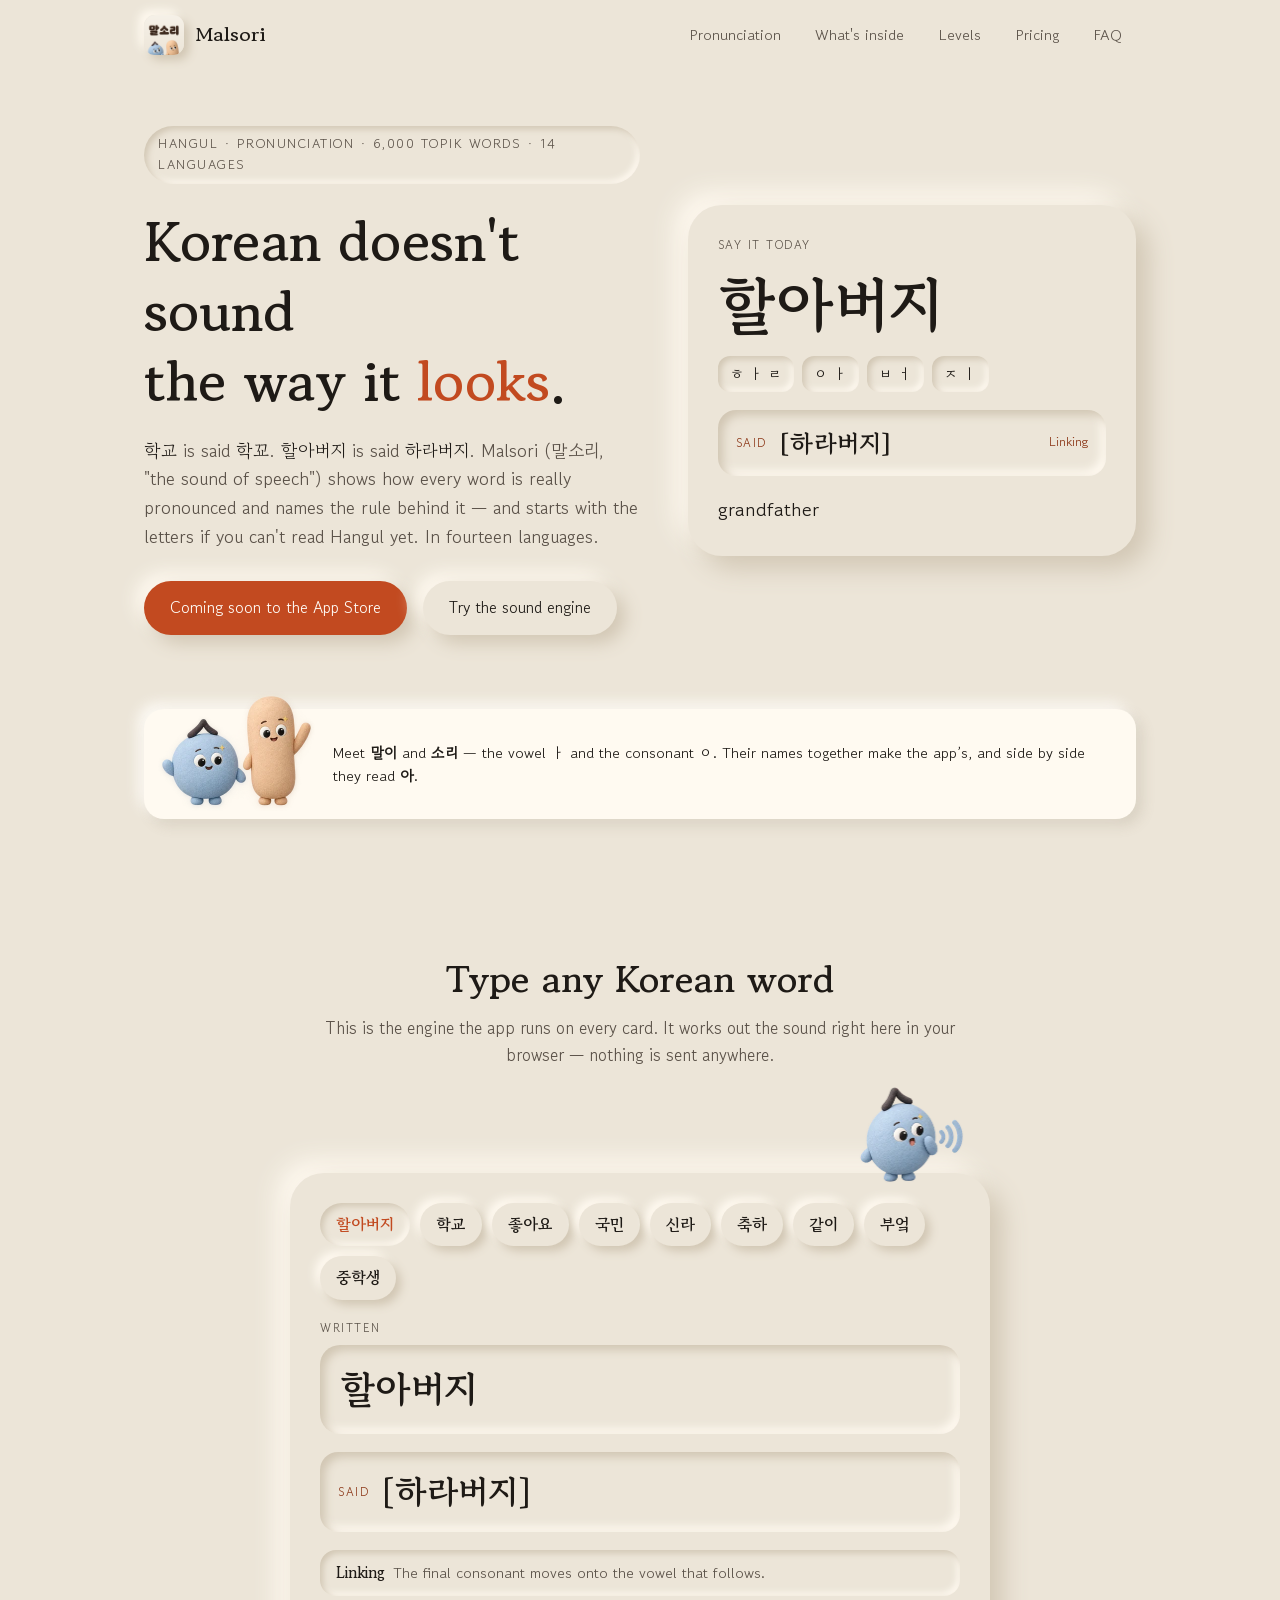
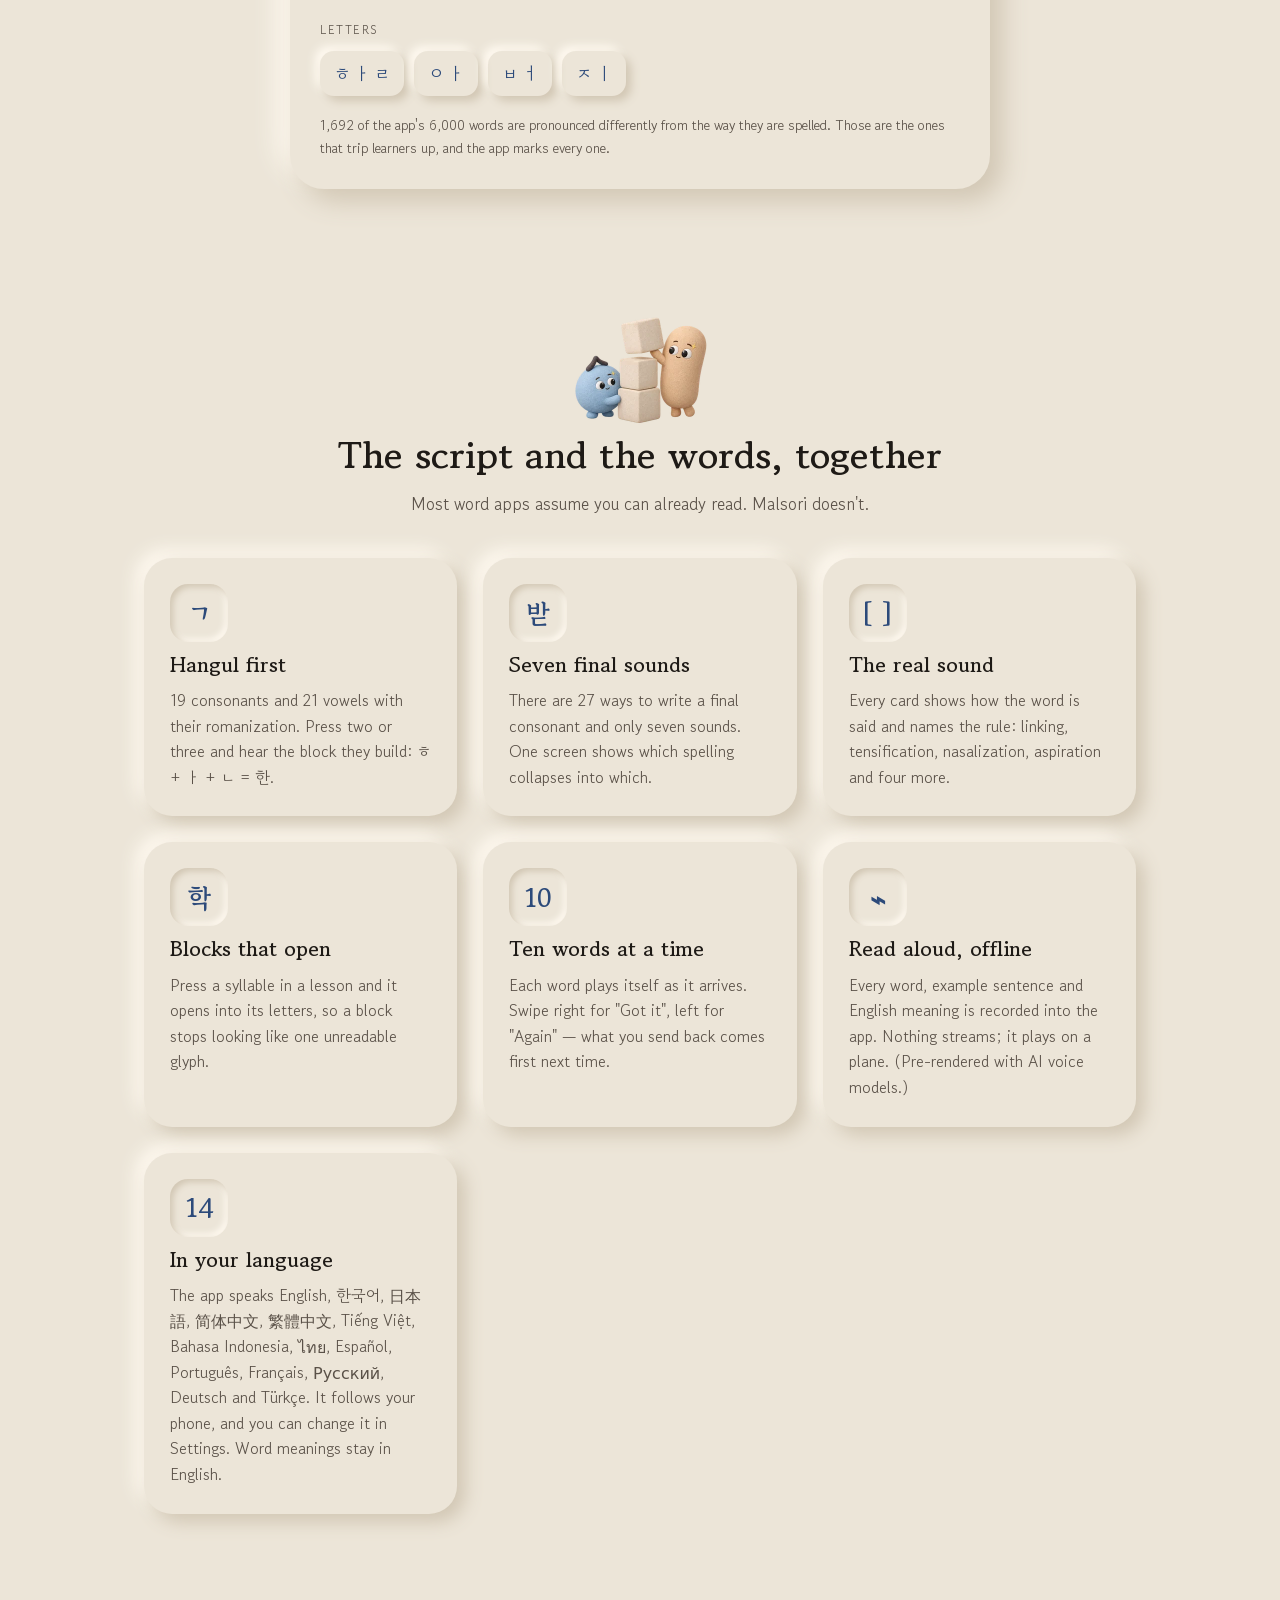
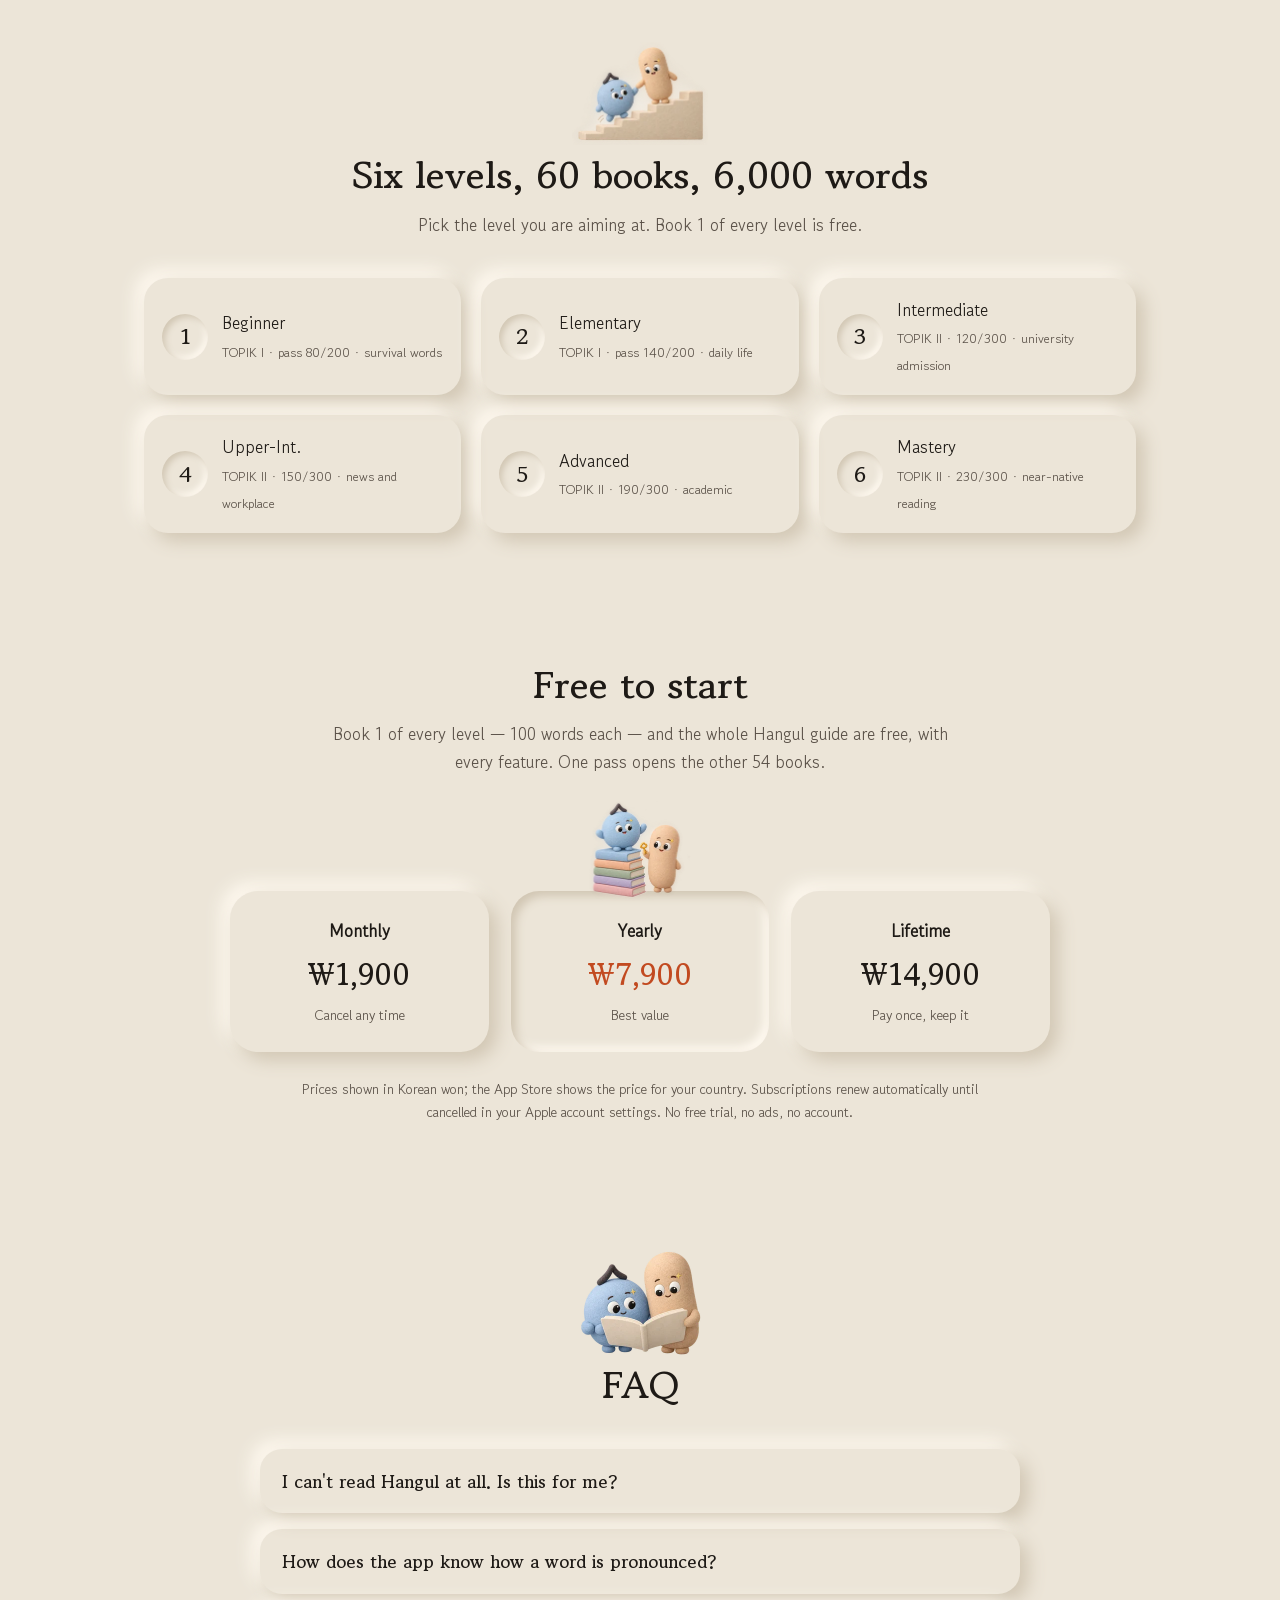
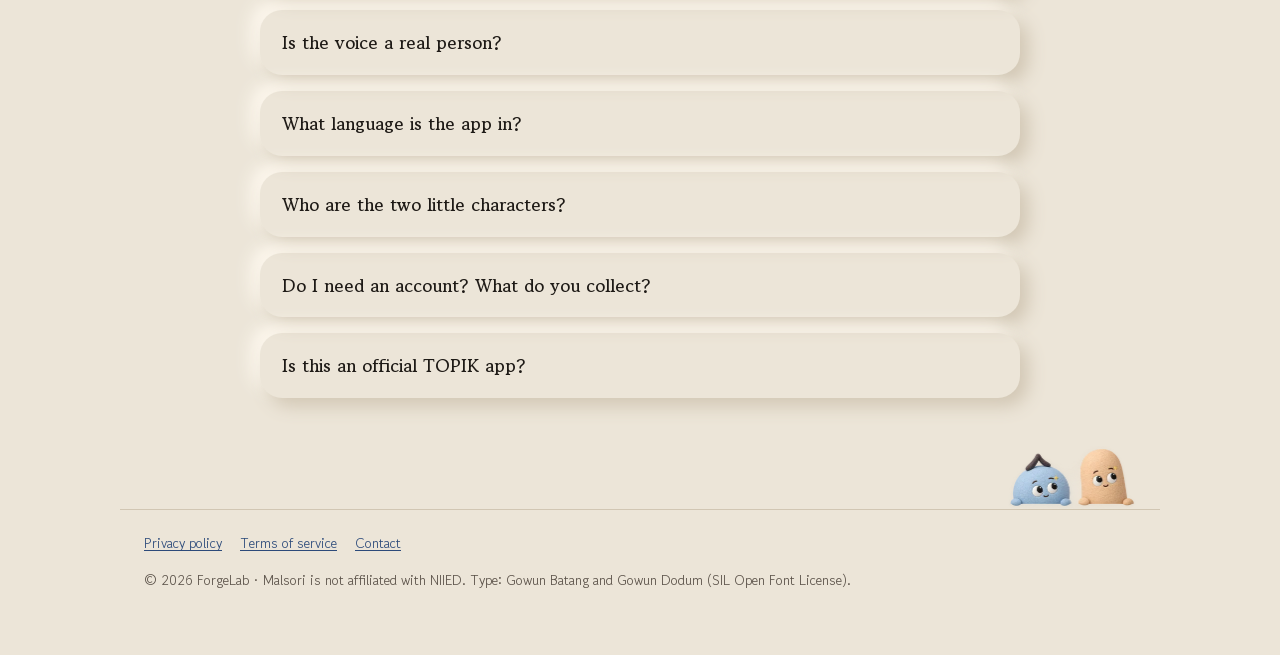
<file: docs/index.html>
<!DOCTYPE html>
<html lang="en">
<head>
<meta charset="UTF-8" />
<meta name="viewport" content="width=device-width, initial-scale=1.0" />
<title>Malsori — Read Hangul, say it right</title>
<meta name="description" content="Korean is not read the way it is written: 학교 is said 학꾜. Malsori shows how every word is really pronounced and names the rule behind it, teaches the Hangul letters first if you need them, and carries 6,000 words for TOPIK levels 1 to 6 — all offline." />
<meta property="og:title" content="Malsori — Read Hangul, say it right" />
<meta property="og:description" content="학교 is said 학꾜. Every word shows its real sound and the rule behind it, next to the 6,000 words your TOPIK level needs." />
<meta property="og:type" content="website" />
<meta property="og:url" content="https://jsonpassion.github.io/Malsori/" />
<link rel="canonical" href="https://jsonpassion.github.io/Malsori/" />
<link rel="icon" href="assets/icon-180.png" />
<link rel="preconnect" href="https://fonts.googleapis.com" />
<link href="https://fonts.googleapis.com/css2?family=Gowun+Batang:wght@400;700&family=Gowun+Dodum&display=swap" rel="stylesheet" />
<link rel="stylesheet" href="styles.css" />
</head>
<body>

<nav class="nav">
  <div class="wrap nav-inner">
    <a class="brand" href="#top"><img src="assets/icon-180.png" alt="" />Malsori</a>
    <div class="nav-links">
      <a href="#sound">Pronunciation</a>
      <a href="#how">What's inside</a>
      <a href="#levels">Levels</a>
      <a href="#pricing">Pricing</a>
      <a href="#faq" class="keep">FAQ</a>
    </div>
  </div>
</nav>

<header class="wrap hero" id="top">
  <div>
    <span class="kicker">Hangul · pronunciation · 6,000 TOPIK words · 14 languages</span>
    <h1>Korean doesn't sound<br />the way it <em>looks</em>.</h1>
    <p class="sub"><strong>학교</strong> is said <strong>학꾜</strong>. <strong>할아버지</strong> is said <strong>하라버지</strong>. Malsori (말소리, "the sound of speech") shows how every word is really pronounced and names the rule behind it — and starts with the letters if you can't read Hangul yet. In fourteen languages.</p>
    <div class="hero-ctas">
      <span class="btn primary soon" aria-label="Coming soon to the App Store">Coming soon to the App Store</span>
      <a class="btn" href="#sound">Try the sound engine</a>
    </div>
  </div>
  <div class="hero-card" aria-label="A word card from the app">
    <span class="cap">Say it today</span>
    <div class="hero-word" lang="ko">할아버지</div>
    <div class="chips" lang="ko"><span class="chip">ㅎ ㅏ ㄹ</span><span class="chip">ㅇ ㅏ</span><span class="chip">ㅂ ㅓ</span><span class="chip">ㅈ ㅣ</span></div>
    <div class="said"><span class="cap">Said</span><b lang="ko">[하라버지]</b><span>Linking</span></div>
    <div style="font-size: 20px;">grandfather</div>
  </div>
  <p class="friends-line"><img class="friends" src="assets/friend-welcome.webp" width="157" height="120" alt="" />
    <span>Meet <b lang="ko">말이</b> and <b lang="ko">소리</b> — the vowel ㅏ and the consonant ㅇ. Their names together make the app&rsquo;s, and side by side they read <b lang="ko">아</b>.</span>
  </p>
</header>

<section id="sound">
  <div class="wrap">
    <div class="sec-head">
      <h2>Type any Korean word</h2>
      <p>This is the engine the app runs on every card. It works out the sound right here in your browser — nothing is sent anywhere.</p>
    </div>
    <div class="hg-card perched">
      <img class="perch" src="assets/friend-speak.webp" width="105" height="96" alt="" loading="lazy" />
      <div class="hg-chips" id="hgChips" role="group" aria-label="Example words"></div>
      <label class="hg-field">
        <span class="cap">Written</span>
        <input id="hgInput" type="text" value="할아버지" maxlength="24" autocomplete="off" autocapitalize="off" spellcheck="false" lang="ko" />
      </label>
      <div class="said"><span class="cap">Said</span><b id="hgSpoken" lang="ko">[하라버지]</b></div>
      <div class="hg-rules" id="hgRules"></div>
      <div>
        <span class="cap">Letters</span>
        <div class="hg-letters" id="hgLetters" lang="ko" style="margin-top: 10px;"></div>
      </div>
      <p class="hg-note">1,692 of the app's 6,000 words are pronounced differently from the way they are spelled. Those are the ones that trip learners up, and the app marks every one.</p>
    </div>
  </div>
</section>

<section id="how">
  <div class="wrap">
    <div class="sec-head">
      <img class="friend" src="assets/friend-build.webp" width="133" height="108" alt="" loading="lazy" />
      <h2>The script and the words, together</h2>
      <p>Most word apps assume you can already read. Malsori doesn't.</p>
    </div>
    <div class="grid3">
      <div class="card"><div class="glyph" lang="ko">ㄱ</div><h3>Hangul first</h3><p>19 consonants and 21 vowels with their romanization. Press two or three and hear the block they build: ㅎ + ㅏ + ㄴ = 한.</p></div>
      <div class="card"><div class="glyph" lang="ko">받</div><h3>Seven final sounds</h3><p>There are 27 ways to write a final consonant and only seven sounds. One screen shows which spelling collapses into which.</p></div>
      <div class="card"><div class="glyph">[ ]</div><h3>The real sound</h3><p>Every card shows how the word is said and names the rule: linking, tensification, nasalization, aspiration and four more.</p></div>
      <div class="card"><div class="glyph" lang="ko">학</div><h3>Blocks that open</h3><p>Press a syllable in a lesson and it opens into its letters, so a block stops looking like one unreadable glyph.</p></div>
      <div class="card"><div class="glyph">10</div><h3>Ten words at a time</h3><p>Each word plays itself as it arrives. Swipe right for "Got it", left for "Again" — what you send back comes first next time.</p></div>
      <div class="card"><div class="glyph">⌁</div><h3>Read aloud, offline</h3><p>Every word, example sentence and English meaning is recorded into the app. Nothing streams; it plays on a plane. (Pre-rendered with AI voice models.)</p></div>
      <div class="card"><div class="glyph">14</div><h3>In your language</h3><p>The app speaks English, 한국어, 日本語, 简体中文, 繁體中文, Tiếng Việt, Bahasa Indonesia, ไทย, Español, Português, Français, Русский, Deutsch and Türkçe. It follows your phone, and you can change it in Settings. Word meanings stay in English.</p></div>
    </div>
  </div>
</section>

<section id="levels">
  <div class="wrap">
    <div class="sec-head">
      <img class="friend" src="assets/friend-steps.webp" width="136" height="104" alt="" loading="lazy" />
      <h2>Six levels, 60 books, 6,000 words</h2>
      <p>Pick the level you are aiming at. Book 1 of every level is free.</p>
    </div>
    <div class="levels">
      <div class="level"><div class="n">1</div><div><b>Beginner</b><span>TOPIK I · pass 80/200 · survival words</span></div></div>
      <div class="level"><div class="n">2</div><div><b>Elementary</b><span>TOPIK I · pass 140/200 · daily life</span></div></div>
      <div class="level"><div class="n">3</div><div><b>Intermediate</b><span>TOPIK II · 120/300 · university admission</span></div></div>
      <div class="level"><div class="n">4</div><div><b>Upper-Int.</b><span>TOPIK II · 150/300 · news and workplace</span></div></div>
      <div class="level"><div class="n">5</div><div><b>Advanced</b><span>TOPIK II · 190/300 · academic</span></div></div>
      <div class="level"><div class="n">6</div><div><b>Mastery</b><span>TOPIK II · 230/300 · near-native reading</span></div></div>
    </div>
  </div>
</section>

<section id="pricing">
  <div class="wrap">
    <div class="sec-head">
      <h2>Free to start</h2>
      <p>Book 1 of every level — 100 words each — and the whole Hangul guide are free, with every feature. One pass opens the other 54 books.</p>
    </div>
    <div class="plans">
      <div class="plan"><b>Monthly</b><div class="price">₩1,900</div><span>Cancel any time</span></div>
      <div class="plan best perched"><img class="perch" src="assets/friend-key.webp" width="101" height="100" alt="" loading="lazy" /><b>Yearly</b><div class="price">₩7,900</div><span>Best value</span></div>
      <div class="plan"><b>Lifetime</b><div class="price">₩14,900</div><span>Pay once, keep it</span></div>
    </div>
    <p class="fine">Prices shown in Korean won; the App Store shows the price for your country. Subscriptions renew automatically until cancelled in your Apple account settings. No free trial, no ads, no account.</p>
  </div>
</section>

<section id="faq">
  <div class="wrap">
    <div class="sec-head">
      <img class="friend" src="assets/friend-read.webp" width="121" height="104" alt="" loading="lazy" />
      <h2>FAQ</h2>
    </div>
    <div class="faq">
      <details><summary>I can't read Hangul at all. Is this for me?</summary><p>Yes. The first screen asks, and if you say no you land on the letters: consonants, vowels, how they stack into a block, and the seven sounds a final consonant can make. Every letter reads itself when pressed.</p></details>
      <details><summary>How does the app know how a word is pronounced?</summary><p>It applies the automatic rules of Standard Korean Pronunciation to the spelling — the same engine as the demo above. Rules that need grammar to decide are left out on purpose: a wrong reading would teach you an error.</p></details>
      <details><summary>Is the voice a real person?</summary><p>No. The Korean and English recordings are pre-rendered with AI voice models and bundled in the app, so they play instantly with no internet. Single letters are read by your device's own voice.</p></details>
      <details><summary>What language is the app in?</summary><p>Fourteen: English, Korean, Japanese, Simplified and Traditional Chinese, Vietnamese, Indonesian, Thai, Spanish, Portuguese, French, Russian, German and Turkish. A fresh install follows your phone's language; Settings › Language changes it straight away. The Korean being taught, its romanization and the English meaning of each word are the same in every one — only the interface is translated.</p></details>
      <details><summary>Who are the two little characters?</summary><p>말이 (Mari) is the vowel ㅏ and 소리 (Sori) is the consonant ㅇ. Their names together make the app's, and side by side they read 아 — the first sound anyone learns. Mari is the word as it is written; Sori is the word as it is said, which is the whole point of the app.</p></details>
      <details><summary>Do I need an account? What do you collect?</summary><p>No account, no ads, no tracking, no analytics. Your progress stays on your device and in your own iCloud. See the <a href="privacy.html">privacy policy</a>.</p></details>
      <details><summary>Is this an official TOPIK app?</summary><p>No. TOPIK is a registered trademark of the National Institute for International Education (NIIED), Korea. Malsori is independent and not affiliated with or endorsed by NIIED; all content is original and contains no actual test questions.</p></details>
    </div>
  </div>
</section>

<footer>
  <div class="wrap">
    <img class="peek" src="assets/friend-peek.webp" width="128" height="64" alt="" loading="lazy" />
    <div class="foot-links">
      <a href="privacy.html">Privacy policy</a>
      <a href="terms.html">Terms of service</a>
      <a href="mailto:forgelab.aitech@gmail.com?subject=%5BMalsori%5D%20Support">Contact</a>
    </div>
    <div>© 2026 ForgeLab · Malsori is not affiliated with NIIED. Type: Gowun Batang and Gowun Dodum (SIL Open Font License).</div>
  </div>
</footer>

<script src="hangul.js"></script>
<script>
(function () {
  var input = document.getElementById('hgInput');
  if (!input || !window.Hangul) return;
  var spoken = document.getElementById('hgSpoken'),
      rulesBox = document.getElementById('hgRules'),
      lettersBox = document.getElementById('hgLetters'),
      chips = document.getElementById('hgChips');
  var EXAMPLES = ['할아버지', '학교', '좋아요', '국민', '신라', '축하', '같이', '부엌', '중학생'];

  function render() {
    var text = input.value.trim();
    var result = window.Hangul.pronounce(text);
    spoken.textContent = text ? '[' + result.spoken + ']' : '';
    spoken.classList.toggle('same', !!text && !result.differs);
    rulesBox.textContent = '';
    lettersBox.textContent = '';
    Array.prototype.forEach.call(chips.children, function (c) { c.setAttribute('aria-pressed', c.textContent === text ? 'true' : 'false'); });
    if (!text) return;
    if (result.changes.length) {
      result.changes.forEach(function (key) {
        var rule = window.Hangul.rules[key], el = document.createElement('span'), b = document.createElement('b');
        el.className = 'hg-rule'; b.textContent = rule.title;
        el.appendChild(b); el.appendChild(document.createTextNode(rule.detail));
        rulesBox.appendChild(el);
      });
    } else {
      var same = document.createElement('span');
      same.className = 'hg-rule';
      same.textContent = 'This one is read exactly as it is written.';
      rulesBox.appendChild(same);
    }
    window.Hangul.letters(text).forEach(function (block) {
      var el = document.createElement('span');
      el.className = 'hg-block';
      el.textContent = [block.initial, block.medial, block.final].filter(Boolean).join(' ');
      lettersBox.appendChild(el);
    });
  }

  EXAMPLES.forEach(function (word) {
    var b = document.createElement('button');
    b.type = 'button'; b.className = 'hg-chip'; b.lang = 'ko'; b.textContent = word;
    b.addEventListener('click', function () { input.value = word; render(); });
    chips.appendChild(b);
  });
  input.addEventListener('input', render);
  render();
})();
</script>
</body>
</html>
</file>
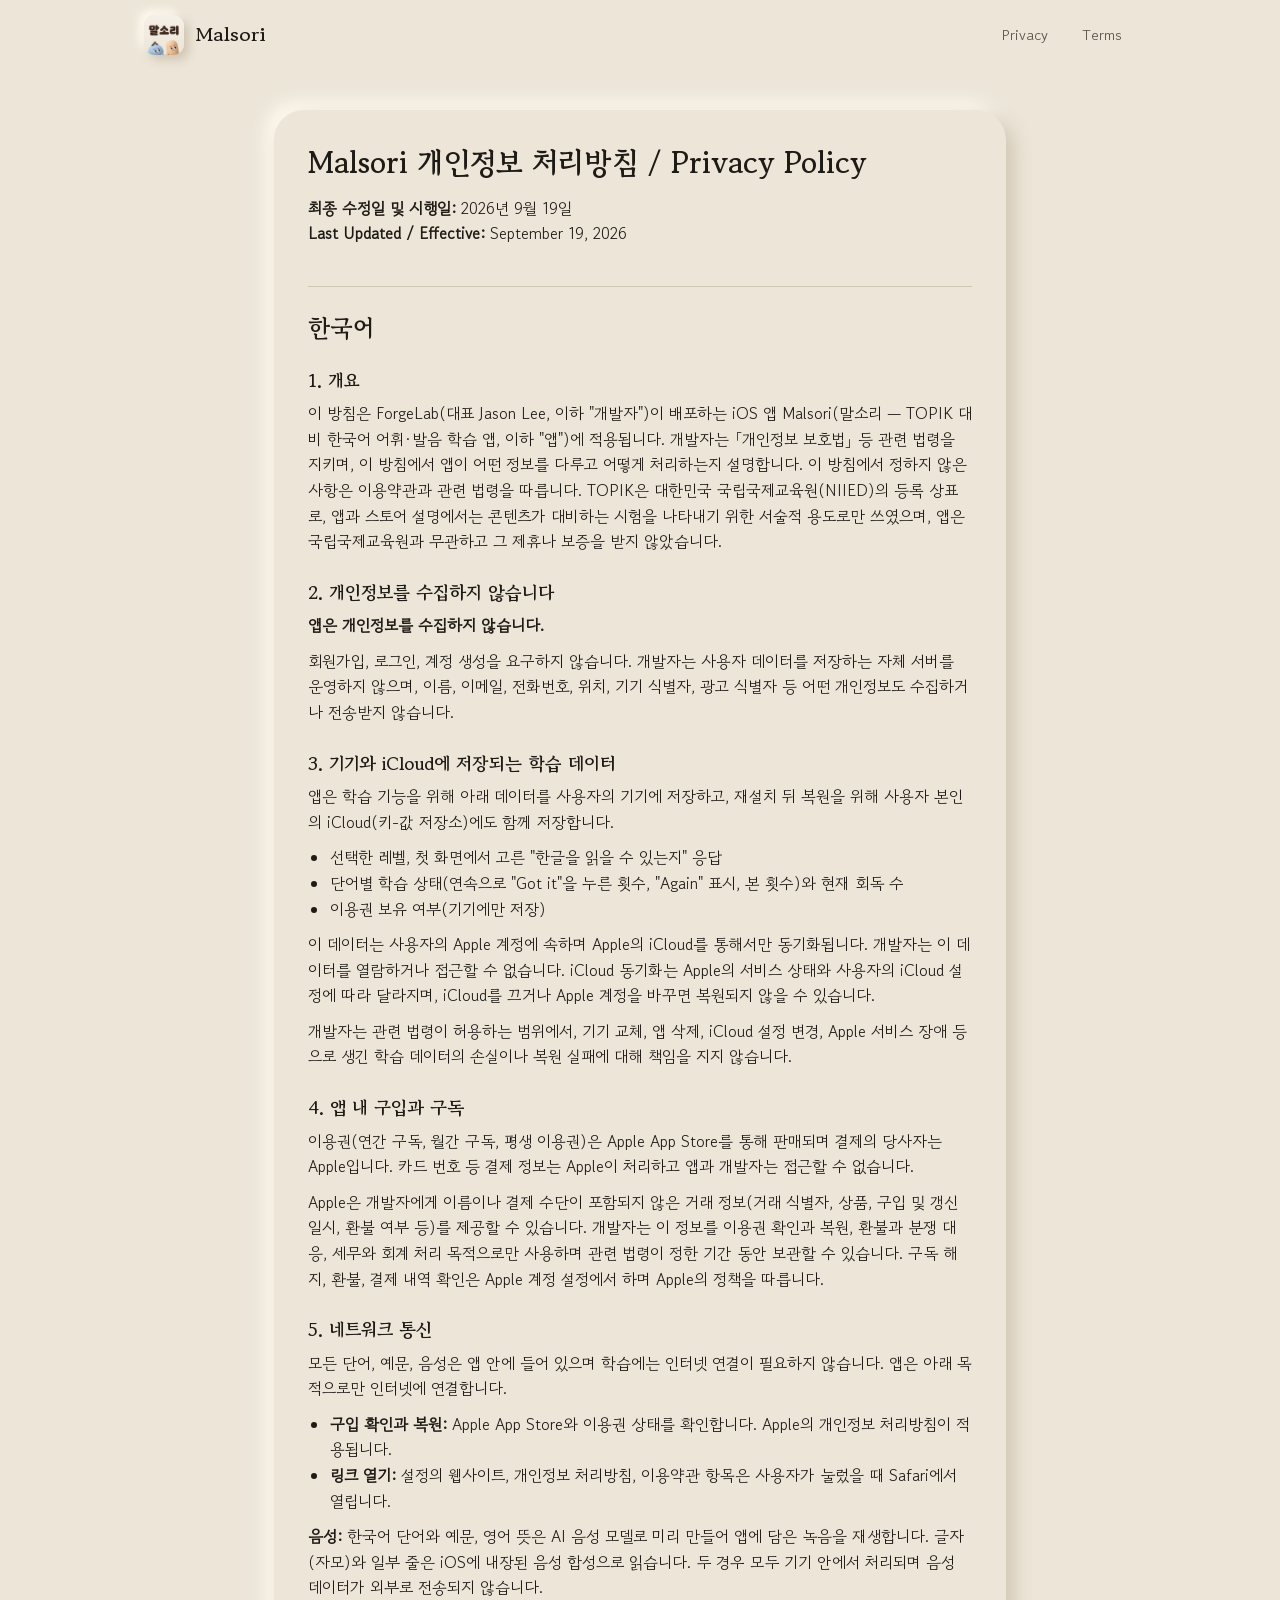
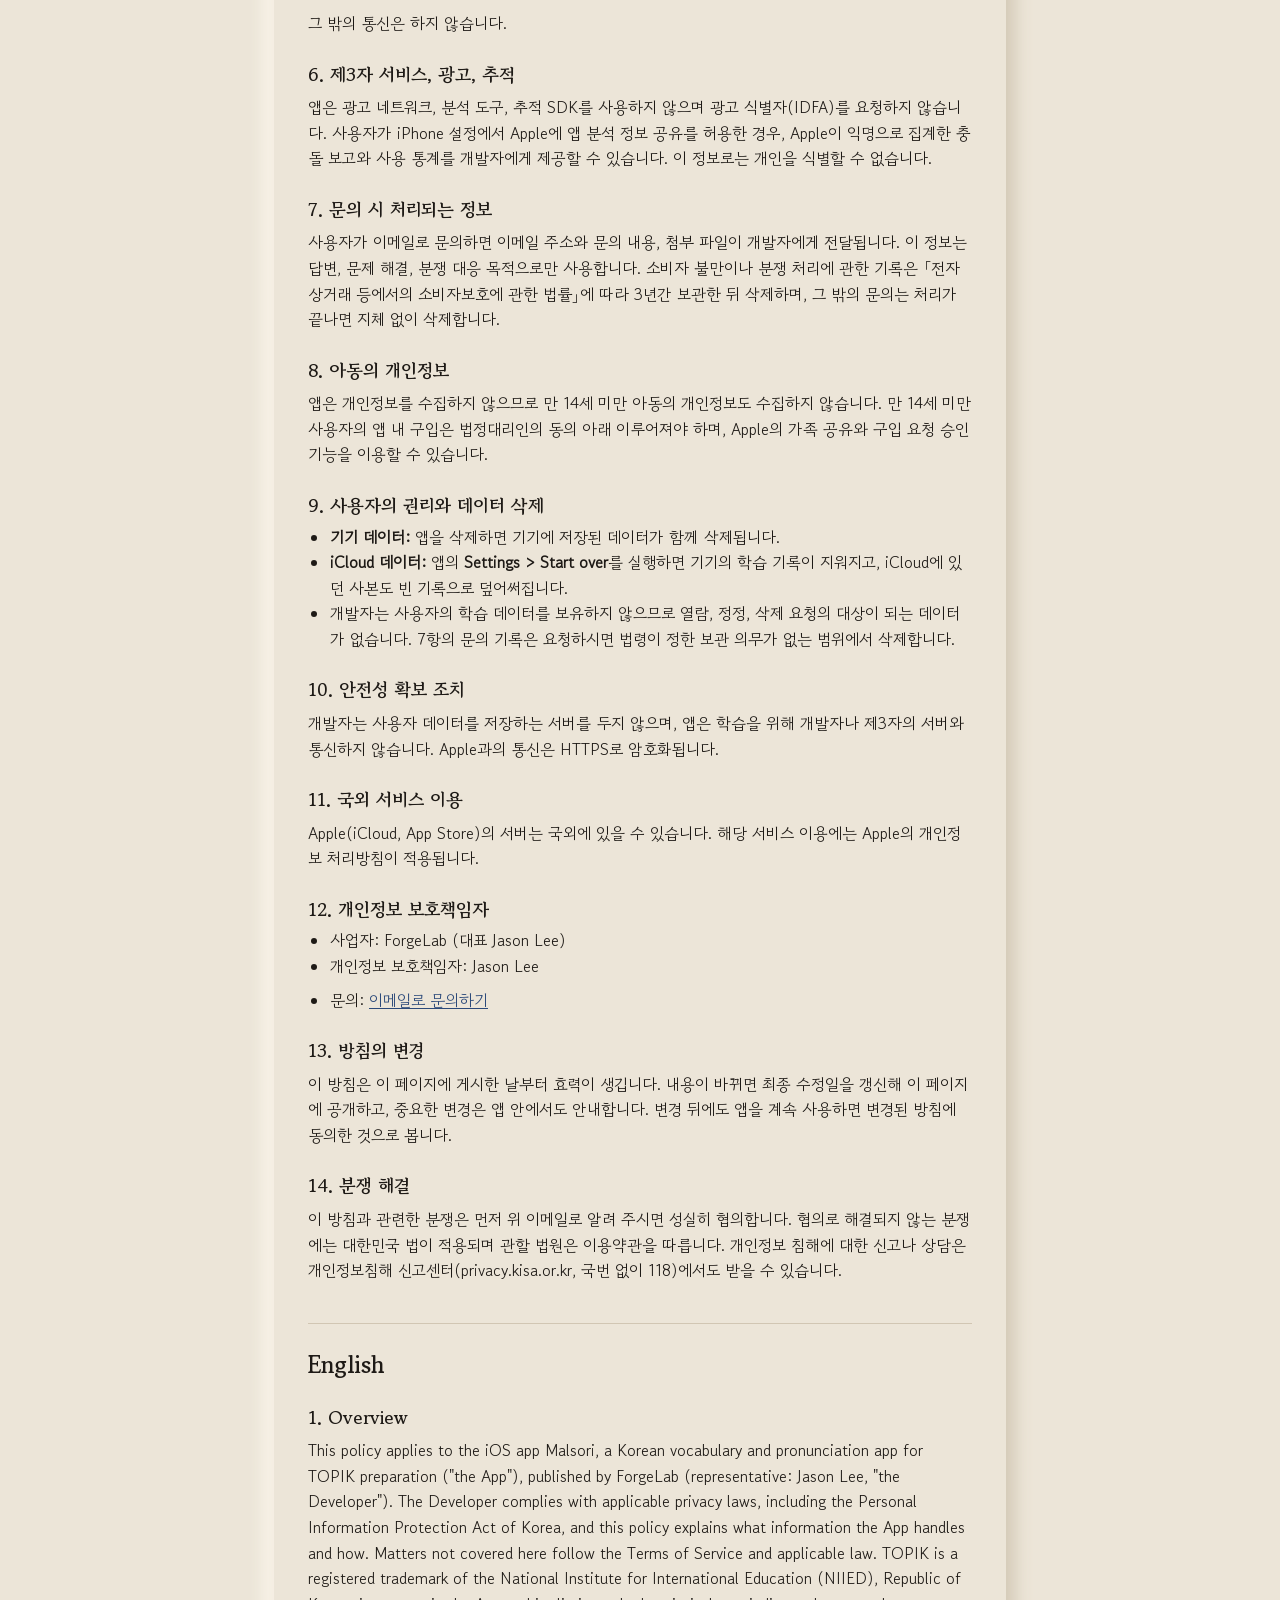
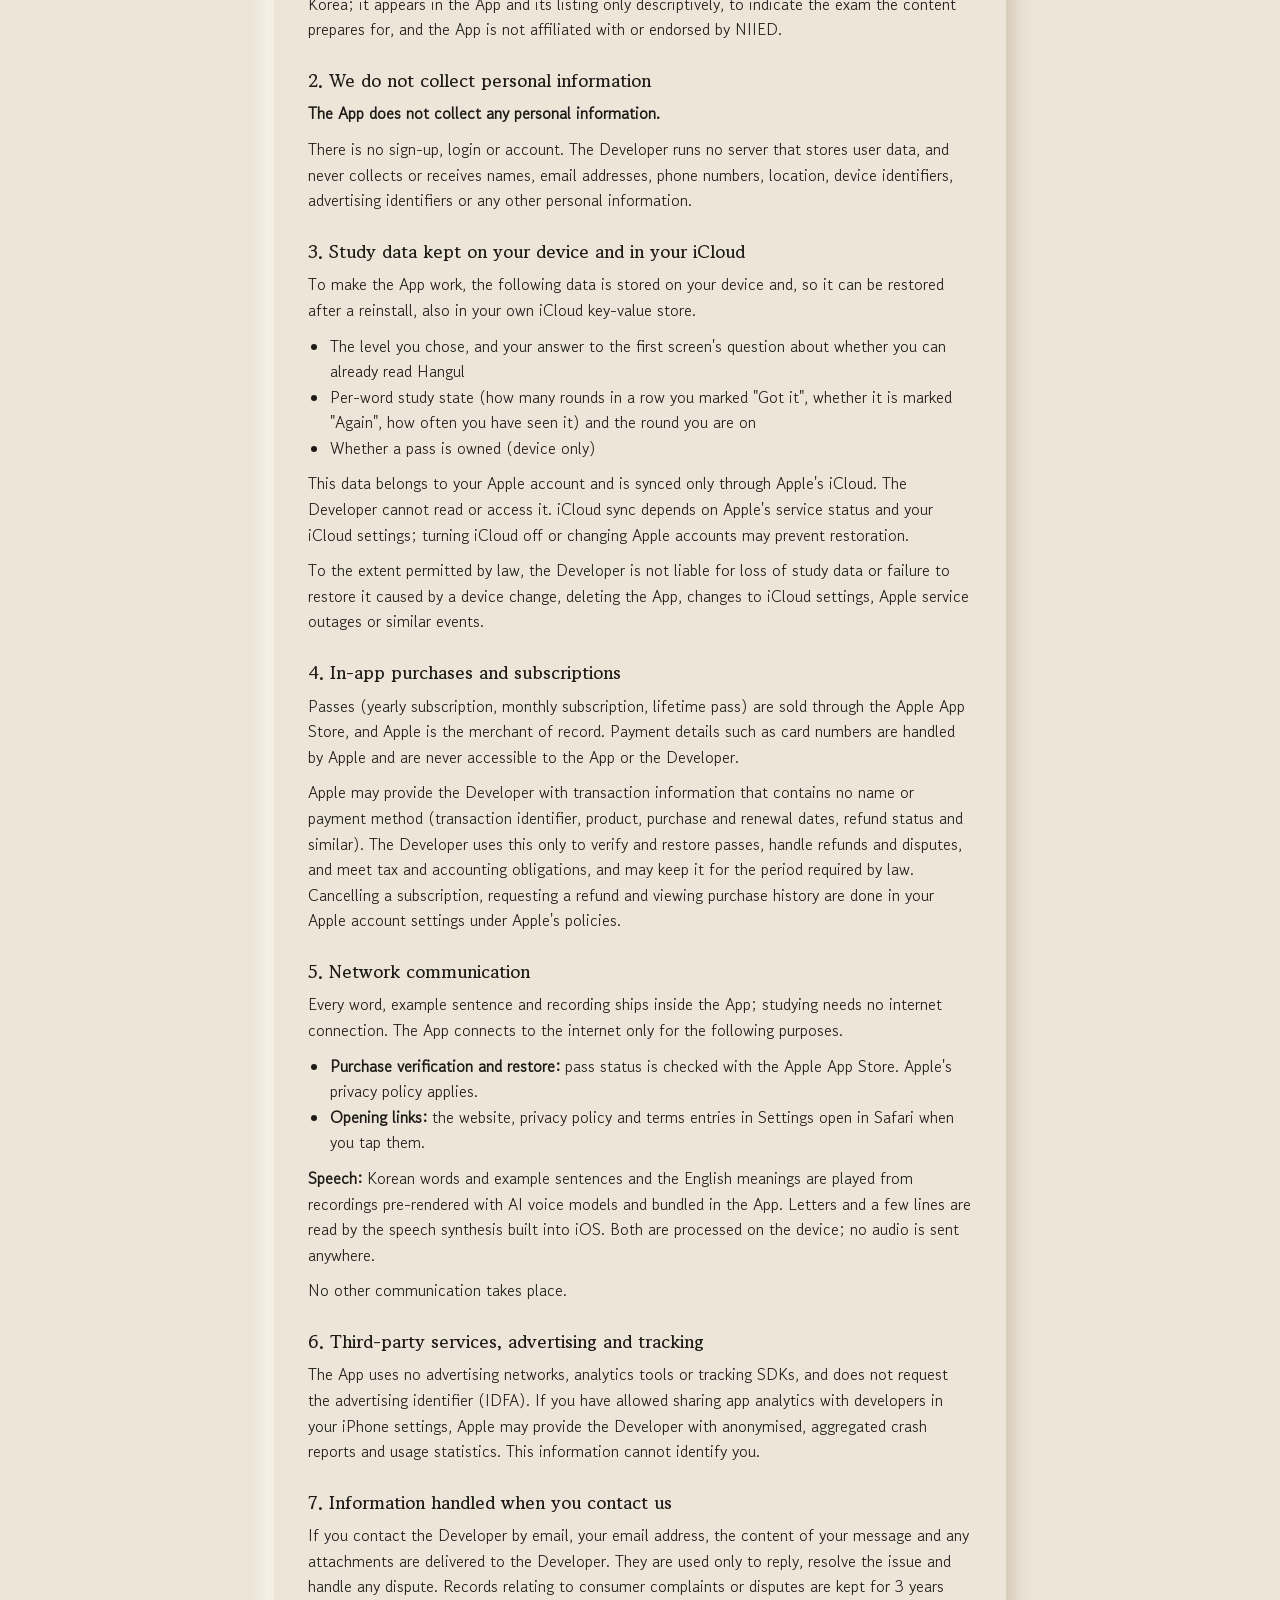
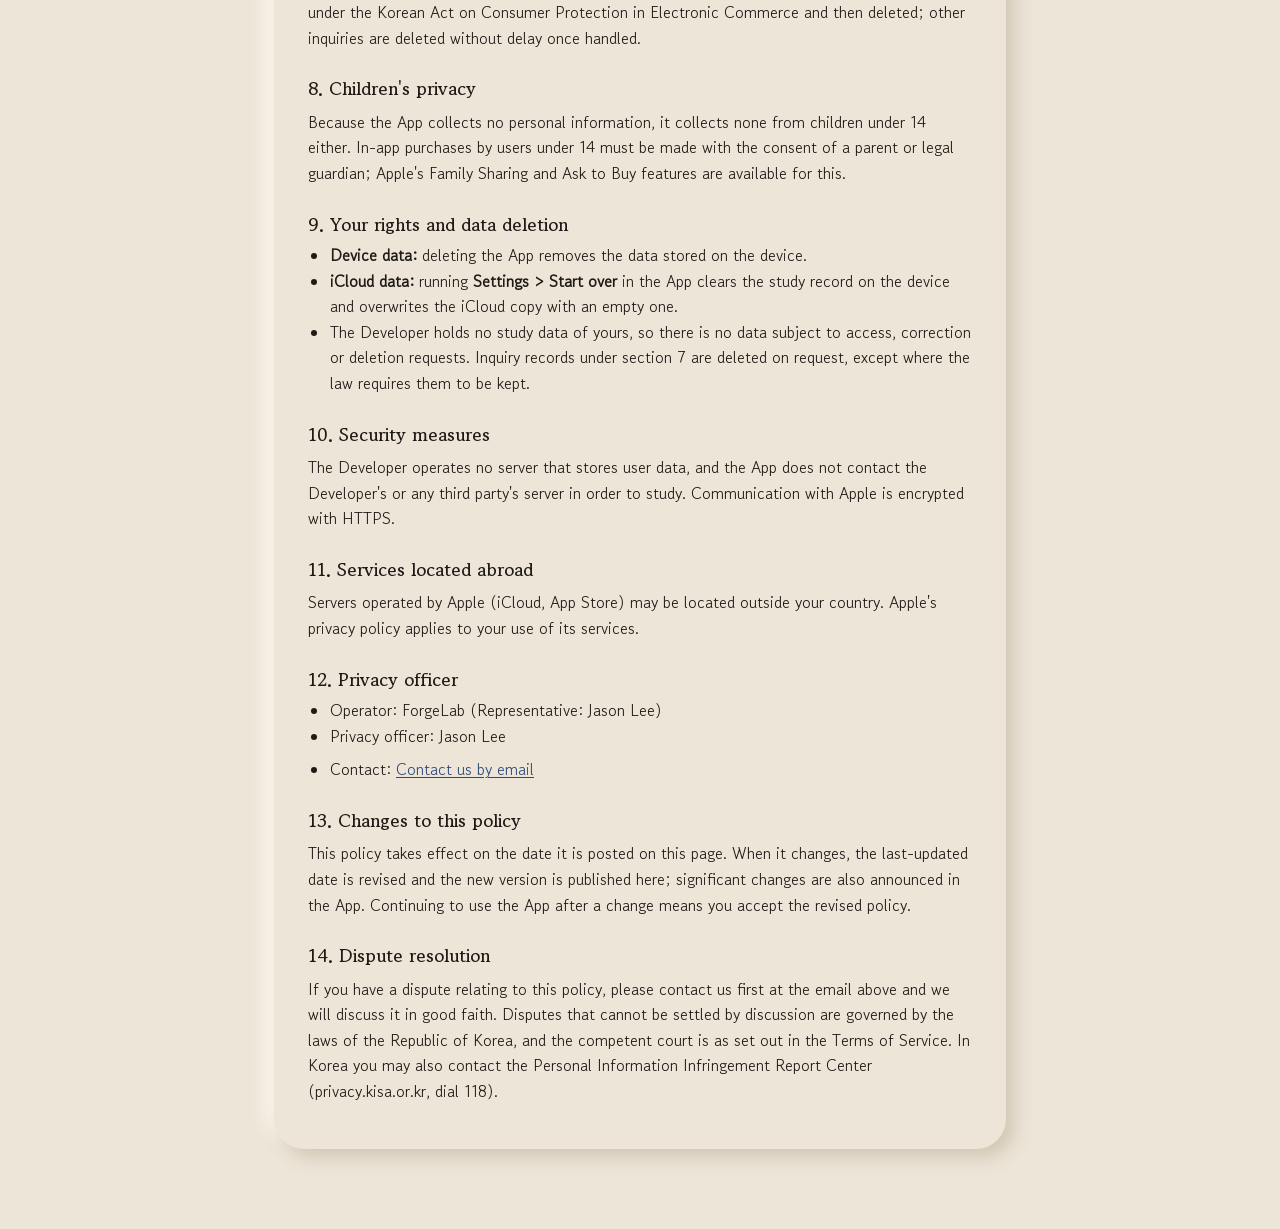
<file: docs/privacy.html>
<!DOCTYPE html>
<html lang="ko">
<head>
<meta charset="UTF-8" />
<meta name="viewport" content="width=device-width, initial-scale=1.0" />
<title>Malsori — Privacy Policy</title>
<link rel="icon" href="assets/icon-180.png" />
<link rel="preconnect" href="https://fonts.googleapis.com" />
<link href="https://fonts.googleapis.com/css2?family=Gowun+Batang:wght@400;700&family=Gowun+Dodum&display=swap" rel="stylesheet" />
<link rel="stylesheet" href="styles.css" />
</head>
<body>
<nav class="nav">
  <div class="wrap nav-inner">
    <a class="brand" href="./"><img src="assets/icon-180.png" alt="" />Malsori</a>
    <div class="nav-links">
      <a href="privacy.html" class="keep">Privacy</a>
      <a href="terms.html" class="keep">Terms</a>
    </div>
  </div>
</nav>
<main class="doc"><div class="sheet">
<h1>Malsori 개인정보 처리방침 / Privacy Policy</h1>
<p><strong>최종 수정일 및 시행일:</strong> 2026년 9월 19일<br /><strong>Last Updated / Effective:</strong> September 19, 2026</p>
<h2>한국어</h2>
<h3>1. 개요</h3>
<p>이 방침은 ForgeLab(대표 Jason Lee, 이하 "개발자")이 배포하는 iOS 앱 Malsori(말소리 — TOPIK 대비 한국어 어휘·발음 학습 앱, 이하 "앱")에 적용됩니다. 개발자는 「개인정보 보호법」 등 관련 법령을 지키며, 이 방침에서 앱이 어떤 정보를 다루고 어떻게 처리하는지 설명합니다. 이 방침에서 정하지 않은 사항은 이용약관과 관련 법령을 따릅니다. TOPIK은 대한민국 국립국제교육원(NIIED)의 등록 상표로, 앱과 스토어 설명에서는 콘텐츠가 대비하는 시험을 나타내기 위한 서술적 용도로만 쓰였으며, 앱은 국립국제교육원과 무관하고 그 제휴나 보증을 받지 않았습니다.</p>
<h3>2. 개인정보를 수집하지 않습니다</h3>
<p><strong>앱은 개인정보를 수집하지 않습니다.</strong></p>
<p>회원가입, 로그인, 계정 생성을 요구하지 않습니다. 개발자는 사용자 데이터를 저장하는 자체 서버를 운영하지 않으며, 이름, 이메일, 전화번호, 위치, 기기 식별자, 광고 식별자 등 어떤 개인정보도 수집하거나 전송받지 않습니다.</p>
<h3>3. 기기와 iCloud에 저장되는 학습 데이터</h3>
<p>앱은 학습 기능을 위해 아래 데이터를 사용자의 기기에 저장하고, 재설치 뒤 복원을 위해 사용자 본인의 iCloud(키-값 저장소)에도 함께 저장합니다.</p>
<ul><li>선택한 레벨, 첫 화면에서 고른 "한글을 읽을 수 있는지" 응답</li><li>단어별 학습 상태(연속으로 "Got it"을 누른 횟수, "Again" 표시, 본 횟수)와 현재 회독 수</li><li>이용권 보유 여부(기기에만 저장)</li></ul>
<p>이 데이터는 사용자의 Apple 계정에 속하며 Apple의 iCloud를 통해서만 동기화됩니다. 개발자는 이 데이터를 열람하거나 접근할 수 없습니다. iCloud 동기화는 Apple의 서비스 상태와 사용자의 iCloud 설정에 따라 달라지며, iCloud를 끄거나 Apple 계정을 바꾸면 복원되지 않을 수 있습니다.</p>
<p>개발자는 관련 법령이 허용하는 범위에서, 기기 교체, 앱 삭제, iCloud 설정 변경, Apple 서비스 장애 등으로 생긴 학습 데이터의 손실이나 복원 실패에 대해 책임을 지지 않습니다.</p>
<h3>4. 앱 내 구입과 구독</h3>
<p>이용권(연간 구독, 월간 구독, 평생 이용권)은 Apple App Store를 통해 판매되며 결제의 당사자는 Apple입니다. 카드 번호 등 결제 정보는 Apple이 처리하고 앱과 개발자는 접근할 수 없습니다.</p>
<p>Apple은 개발자에게 이름이나 결제 수단이 포함되지 않은 거래 정보(거래 식별자, 상품, 구입 및 갱신 일시, 환불 여부 등)를 제공할 수 있습니다. 개발자는 이 정보를 이용권 확인과 복원, 환불과 분쟁 대응, 세무와 회계 처리 목적으로만 사용하며 관련 법령이 정한 기간 동안 보관할 수 있습니다. 구독 해지, 환불, 결제 내역 확인은 Apple 계정 설정에서 하며 Apple의 정책을 따릅니다.</p>
<h3>5. 네트워크 통신</h3>
<p>모든 단어, 예문, 음성은 앱 안에 들어 있으며 학습에는 인터넷 연결이 필요하지 않습니다. 앱은 아래 목적으로만 인터넷에 연결합니다.</p>
<ul><li><strong>구입 확인과 복원:</strong> Apple App Store와 이용권 상태를 확인합니다. Apple의 개인정보 처리방침이 적용됩니다.</li><li><strong>링크 열기:</strong> 설정의 웹사이트, 개인정보 처리방침, 이용약관 항목은 사용자가 눌렀을 때 Safari에서 열립니다.</li></ul>
<p><strong>음성:</strong> 한국어 단어와 예문, 영어 뜻은 AI 음성 모델로 미리 만들어 앱에 담은 녹음을 재생합니다. 글자(자모)와 일부 줄은 iOS에 내장된 음성 합성으로 읽습니다. 두 경우 모두 기기 안에서 처리되며 음성 데이터가 외부로 전송되지 않습니다.</p>
<p>그 밖의 통신은 하지 않습니다.</p>
<h3>6. 제3자 서비스, 광고, 추적</h3>
<p>앱은 광고 네트워크, 분석 도구, 추적 SDK를 사용하지 않으며 광고 식별자(IDFA)를 요청하지 않습니다. 사용자가 iPhone 설정에서 Apple에 앱 분석 정보 공유를 허용한 경우, Apple이 익명으로 집계한 충돌 보고와 사용 통계를 개발자에게 제공할 수 있습니다. 이 정보로는 개인을 식별할 수 없습니다.</p>
<h3>7. 문의 시 처리되는 정보</h3>
<p>사용자가 이메일로 문의하면 이메일 주소와 문의 내용, 첨부 파일이 개발자에게 전달됩니다. 이 정보는 답변, 문제 해결, 분쟁 대응 목적으로만 사용합니다. 소비자 불만이나 분쟁 처리에 관한 기록은 「전자상거래 등에서의 소비자보호에 관한 법률」에 따라 3년간 보관한 뒤 삭제하며, 그 밖의 문의는 처리가 끝나면 지체 없이 삭제합니다.</p>
<h3>8. 아동의 개인정보</h3>
<p>앱은 개인정보를 수집하지 않으므로 만 14세 미만 아동의 개인정보도 수집하지 않습니다. 만 14세 미만 사용자의 앱 내 구입은 법정대리인의 동의 아래 이루어져야 하며, Apple의 가족 공유와 구입 요청 승인 기능을 이용할 수 있습니다.</p>
<h3>9. 사용자의 권리와 데이터 삭제</h3>
<ul><li><strong>기기 데이터:</strong> 앱을 삭제하면 기기에 저장된 데이터가 함께 삭제됩니다.</li><li><strong>iCloud 데이터:</strong> 앱의 <strong>Settings &gt; Start over</strong>를 실행하면 기기의 학습 기록이 지워지고, iCloud에 있던 사본도 빈 기록으로 덮어써집니다.</li><li>개발자는 사용자의 학습 데이터를 보유하지 않으므로 열람, 정정, 삭제 요청의 대상이 되는 데이터가 없습니다. 7항의 문의 기록은 요청하시면 법령이 정한 보관 의무가 없는 범위에서 삭제합니다.</li></ul>
<h3>10. 안전성 확보 조치</h3>
<p>개발자는 사용자 데이터를 저장하는 서버를 두지 않으며, 앱은 학습을 위해 개발자나 제3자의 서버와 통신하지 않습니다. Apple과의 통신은 HTTPS로 암호화됩니다.</p>
<h3>11. 국외 서비스 이용</h3>
<p>Apple(iCloud, App Store)의 서버는 국외에 있을 수 있습니다. 해당 서비스 이용에는 Apple의 개인정보 처리방침이 적용됩니다.</p>
<h3>12. 개인정보 보호책임자</h3>
<ul><li>사업자: ForgeLab (대표 Jason Lee)</li><li>개인정보 보호책임자: Jason Lee</li></ul>
<ul><li>문의: <a href="mailto:forgelab.aitech@gmail.com?subject=%5BMalsori%5D%20%EA%B0%9C%EC%9D%B8%EC%A0%95%EB%B3%B4%20%EB%AC%B8%EC%9D%98">이메일로 문의하기</a></li></ul>
<h3>13. 방침의 변경</h3>
<p>이 방침은 이 페이지에 게시한 날부터 효력이 생깁니다. 내용이 바뀌면 최종 수정일을 갱신해 이 페이지에 공개하고, 중요한 변경은 앱 안에서도 안내합니다. 변경 뒤에도 앱을 계속 사용하면 변경된 방침에 동의한 것으로 봅니다.</p>
<h3>14. 분쟁 해결</h3>
<p>이 방침과 관련한 분쟁은 먼저 위 이메일로 알려 주시면 성실히 협의합니다. 협의로 해결되지 않는 분쟁에는 대한민국 법이 적용되며 관할 법원은 이용약관을 따릅니다. 개인정보 침해에 대한 신고나 상담은 개인정보침해 신고센터(privacy.kisa.or.kr, 국번 없이 118)에서도 받을 수 있습니다.</p>
<h2>English</h2>
<h3>1. Overview</h3>
<p>This policy applies to the iOS app Malsori, a Korean vocabulary and pronunciation app for TOPIK preparation ("the App"), published by ForgeLab (representative: Jason Lee, "the Developer"). The Developer complies with applicable privacy laws, including the Personal Information Protection Act of Korea, and this policy explains what information the App handles and how. Matters not covered here follow the Terms of Service and applicable law. TOPIK is a registered trademark of the National Institute for International Education (NIIED), Republic of Korea; it appears in the App and its listing only descriptively, to indicate the exam the content prepares for, and the App is not affiliated with or endorsed by NIIED.</p>
<h3>2. We do not collect personal information</h3>
<p><strong>The App does not collect any personal information.</strong></p>
<p>There is no sign-up, login or account. The Developer runs no server that stores user data, and never collects or receives names, email addresses, phone numbers, location, device identifiers, advertising identifiers or any other personal information.</p>
<h3>3. Study data kept on your device and in your iCloud</h3>
<p>To make the App work, the following data is stored on your device and, so it can be restored after a reinstall, also in your own iCloud key-value store.</p>
<ul><li>The level you chose, and your answer to the first screen's question about whether you can already read Hangul</li><li>Per-word study state (how many rounds in a row you marked "Got it", whether it is marked "Again", how often you have seen it) and the round you are on</li><li>Whether a pass is owned (device only)</li></ul>
<p>This data belongs to your Apple account and is synced only through Apple's iCloud. The Developer cannot read or access it. iCloud sync depends on Apple's service status and your iCloud settings; turning iCloud off or changing Apple accounts may prevent restoration.</p>
<p>To the extent permitted by law, the Developer is not liable for loss of study data or failure to restore it caused by a device change, deleting the App, changes to iCloud settings, Apple service outages or similar events.</p>
<h3>4. In-app purchases and subscriptions</h3>
<p>Passes (yearly subscription, monthly subscription, lifetime pass) are sold through the Apple App Store, and Apple is the merchant of record. Payment details such as card numbers are handled by Apple and are never accessible to the App or the Developer.</p>
<p>Apple may provide the Developer with transaction information that contains no name or payment method (transaction identifier, product, purchase and renewal dates, refund status and similar). The Developer uses this only to verify and restore passes, handle refunds and disputes, and meet tax and accounting obligations, and may keep it for the period required by law. Cancelling a subscription, requesting a refund and viewing purchase history are done in your Apple account settings under Apple's policies.</p>
<h3>5. Network communication</h3>
<p>Every word, example sentence and recording ships inside the App; studying needs no internet connection. The App connects to the internet only for the following purposes.</p>
<ul><li><strong>Purchase verification and restore:</strong> pass status is checked with the Apple App Store. Apple's privacy policy applies.</li><li><strong>Opening links:</strong> the website, privacy policy and terms entries in Settings open in Safari when you tap them.</li></ul>
<p><strong>Speech:</strong> Korean words and example sentences and the English meanings are played from recordings pre-rendered with AI voice models and bundled in the App. Letters and a few lines are read by the speech synthesis built into iOS. Both are processed on the device; no audio is sent anywhere.</p>
<p>No other communication takes place.</p>
<h3>6. Third-party services, advertising and tracking</h3>
<p>The App uses no advertising networks, analytics tools or tracking SDKs, and does not request the advertising identifier (IDFA). If you have allowed sharing app analytics with developers in your iPhone settings, Apple may provide the Developer with anonymised, aggregated crash reports and usage statistics. This information cannot identify you.</p>
<h3>7. Information handled when you contact us</h3>
<p>If you contact the Developer by email, your email address, the content of your message and any attachments are delivered to the Developer. They are used only to reply, resolve the issue and handle any dispute. Records relating to consumer complaints or disputes are kept for 3 years under the Korean Act on Consumer Protection in Electronic Commerce and then deleted; other inquiries are deleted without delay once handled.</p>
<h3>8. Children's privacy</h3>
<p>Because the App collects no personal information, it collects none from children under 14 either. In-app purchases by users under 14 must be made with the consent of a parent or legal guardian; Apple's Family Sharing and Ask to Buy features are available for this.</p>
<h3>9. Your rights and data deletion</h3>
<ul><li><strong>Device data:</strong> deleting the App removes the data stored on the device.</li><li><strong>iCloud data:</strong> running <strong>Settings &gt; Start over</strong> in the App clears the study record on the device and overwrites the iCloud copy with an empty one.</li><li>The Developer holds no study data of yours, so there is no data subject to access, correction or deletion requests. Inquiry records under section 7 are deleted on request, except where the law requires them to be kept.</li></ul>
<h3>10. Security measures</h3>
<p>The Developer operates no server that stores user data, and the App does not contact the Developer's or any third party's server in order to study. Communication with Apple is encrypted with HTTPS.</p>
<h3>11. Services located abroad</h3>
<p>Servers operated by Apple (iCloud, App Store) may be located outside your country. Apple's privacy policy applies to your use of its services.</p>
<h3>12. Privacy officer</h3>
<ul><li>Operator: ForgeLab (Representative: Jason Lee)</li><li>Privacy officer: Jason Lee</li></ul>
<ul><li>Contact: <a href="mailto:forgelab.aitech@gmail.com?subject=%5BMalsori%5D%20Privacy%20inquiry">Contact us by email</a></li></ul>
<h3>13. Changes to this policy</h3>
<p>This policy takes effect on the date it is posted on this page. When it changes, the last-updated date is revised and the new version is published here; significant changes are also announced in the App. Continuing to use the App after a change means you accept the revised policy.</p>
<h3>14. Dispute resolution</h3>
<p>If you have a dispute relating to this policy, please contact us first at the email above and we will discuss it in good faith. Disputes that cannot be settled by discussion are governed by the laws of the Republic of Korea, and the competent court is as set out in the Terms of Service. In Korea you may also contact the Personal Information Infringement Report Center (privacy.kisa.or.kr, dial 118).</p>
</div></main>
</body>
</html>
</file>
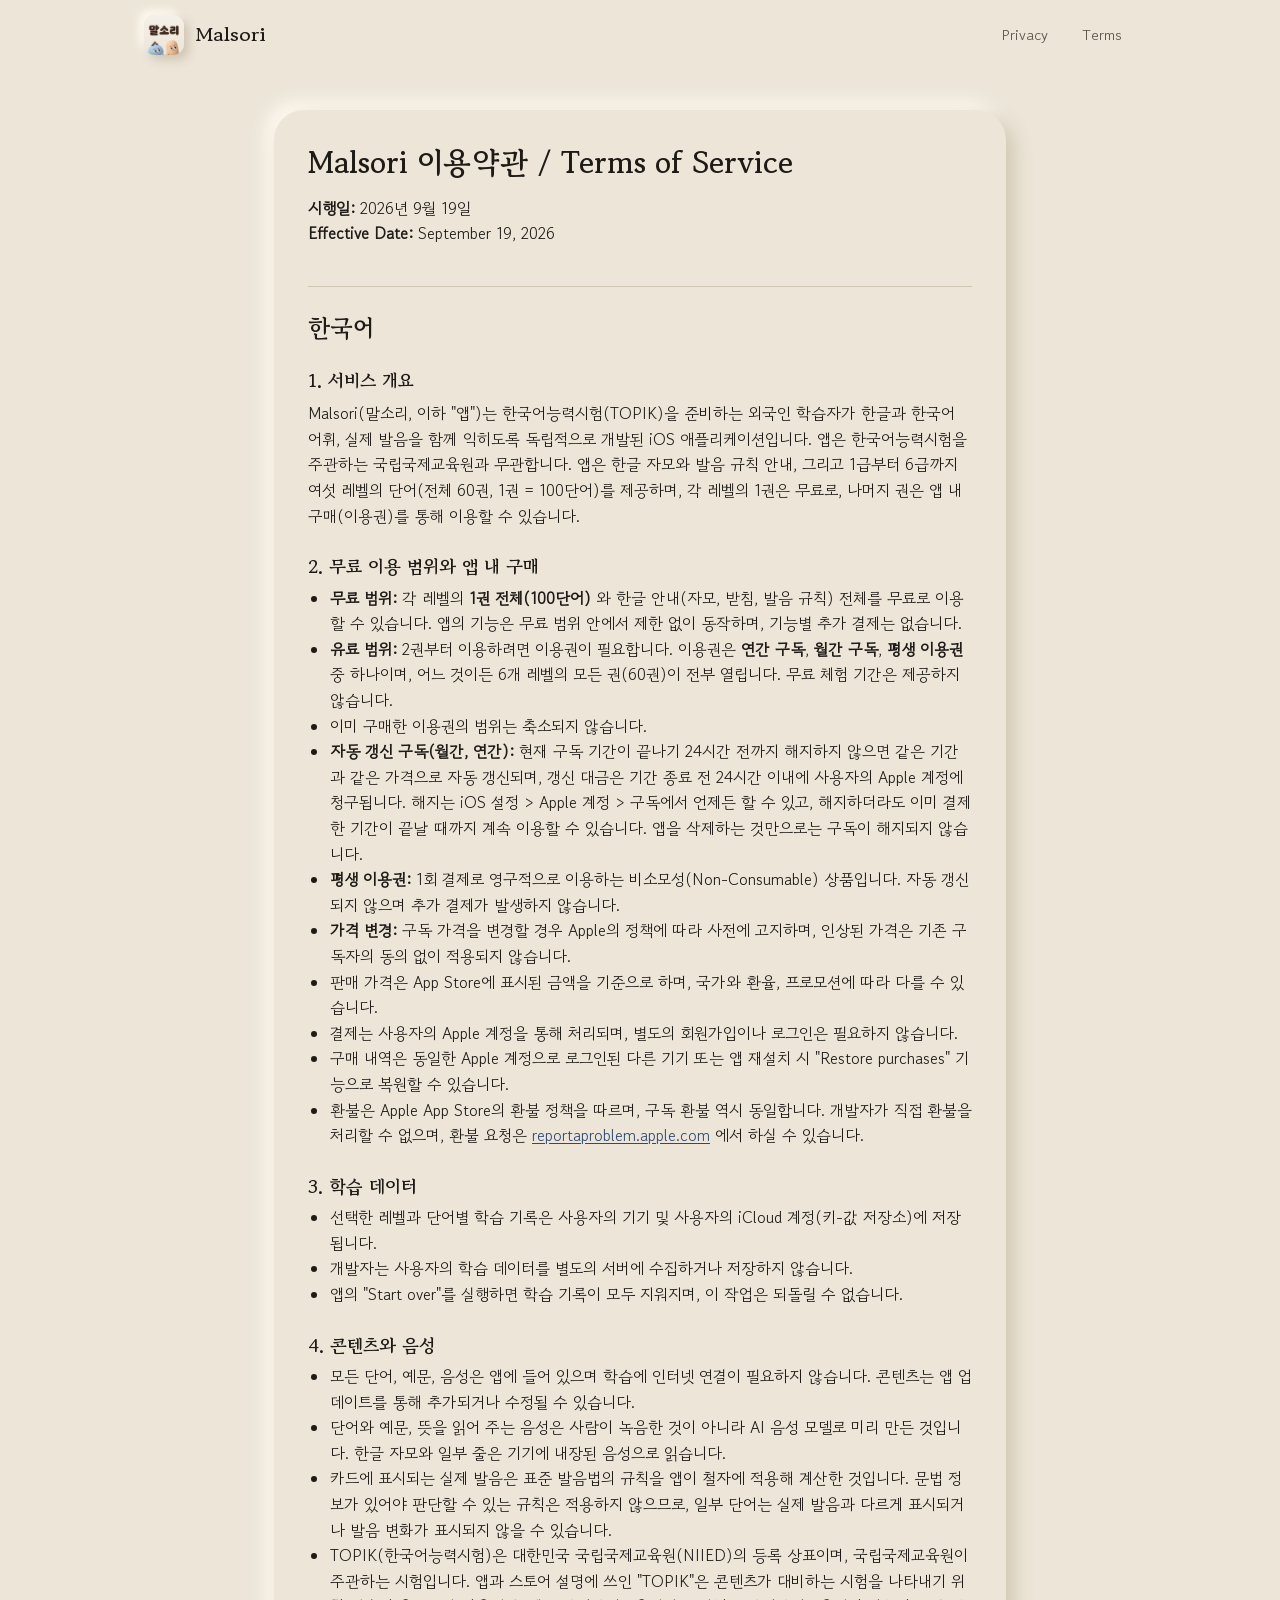
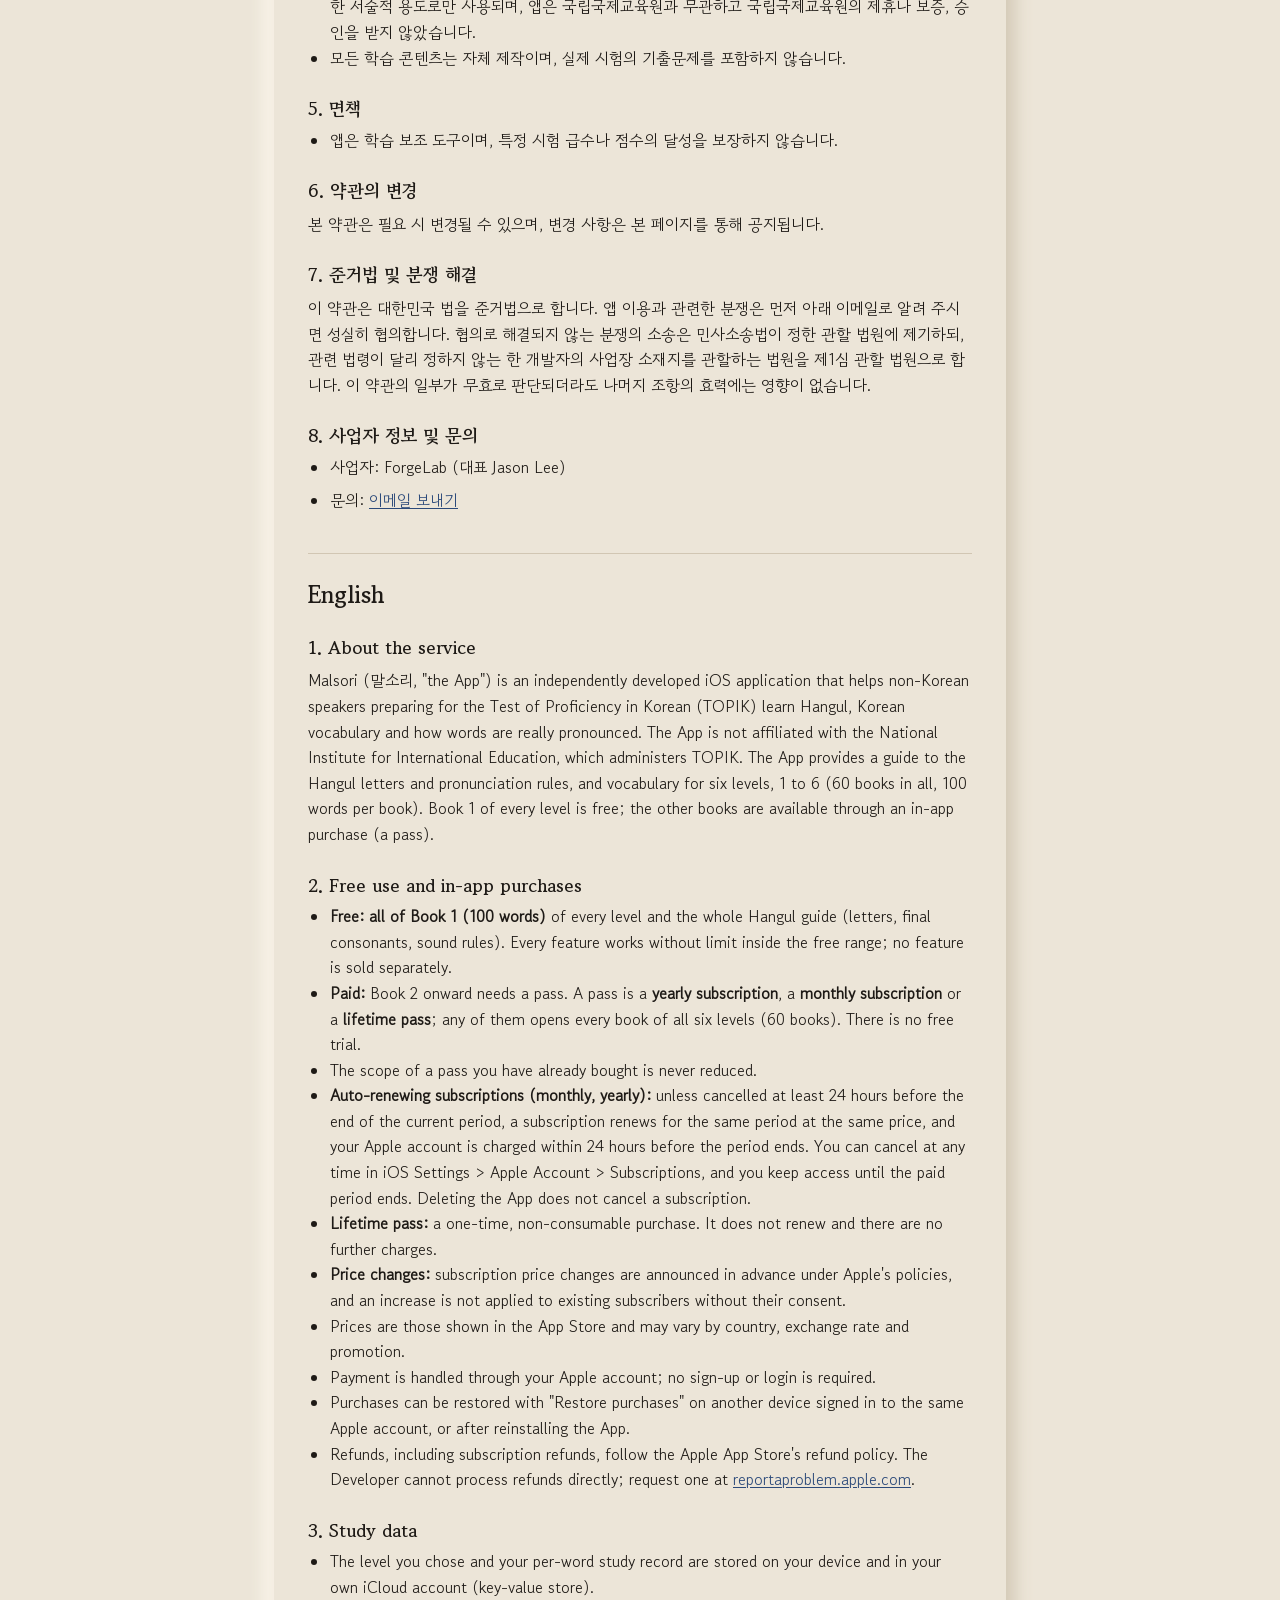
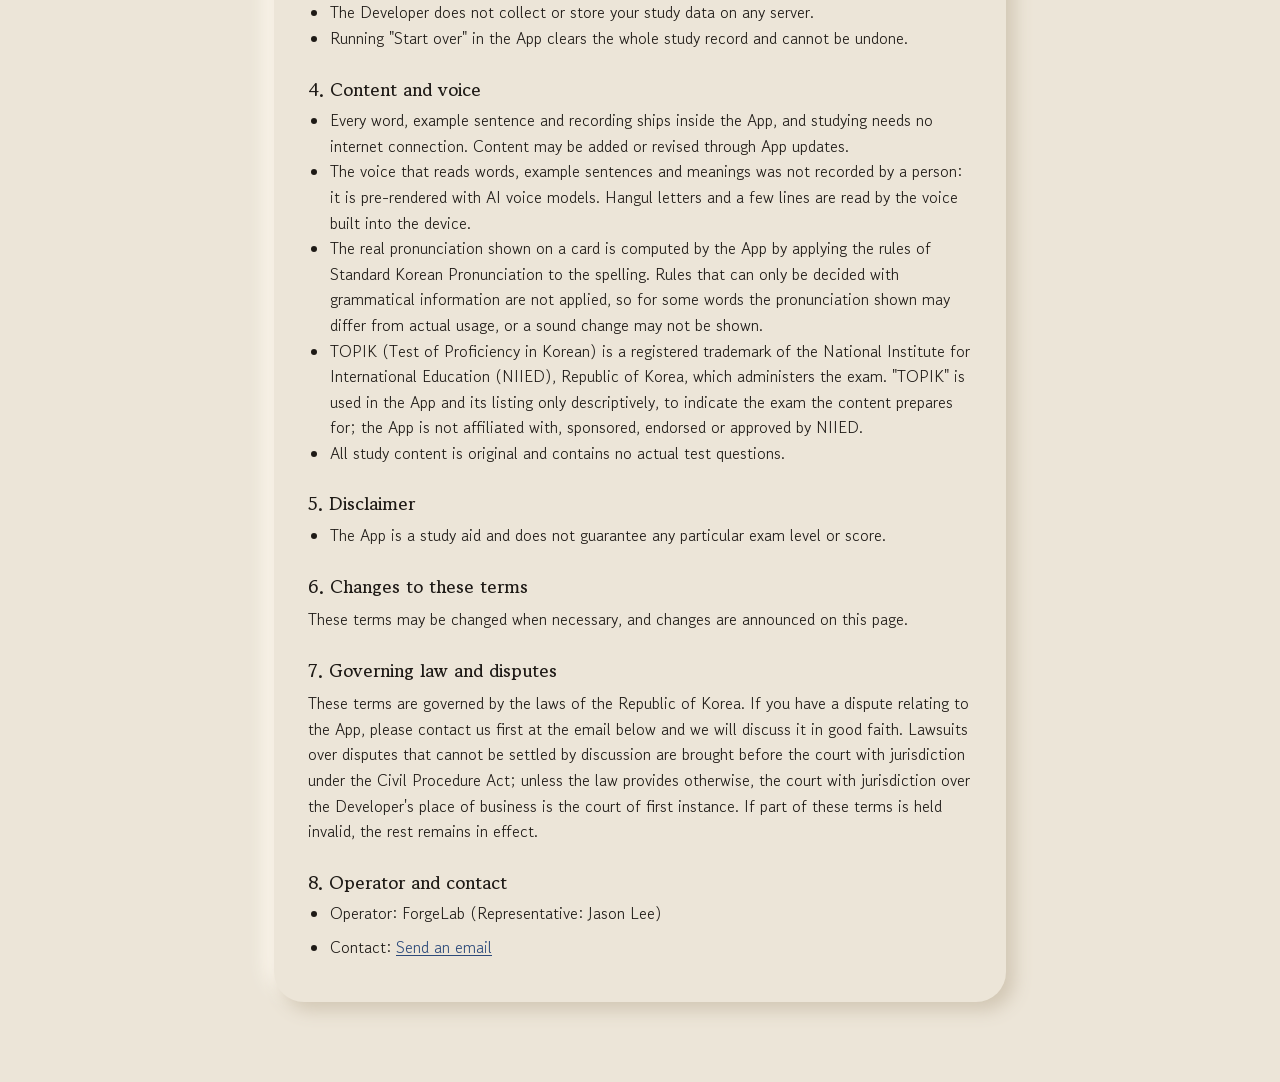
<file: docs/terms.html>
<!DOCTYPE html>
<html lang="ko">
<head>
<meta charset="UTF-8" />
<meta name="viewport" content="width=device-width, initial-scale=1.0" />
<title>Malsori — Terms of Service</title>
<link rel="icon" href="assets/icon-180.png" />
<link rel="preconnect" href="https://fonts.googleapis.com" />
<link href="https://fonts.googleapis.com/css2?family=Gowun+Batang:wght@400;700&family=Gowun+Dodum&display=swap" rel="stylesheet" />
<link rel="stylesheet" href="styles.css" />
</head>
<body>
<nav class="nav">
  <div class="wrap nav-inner">
    <a class="brand" href="./"><img src="assets/icon-180.png" alt="" />Malsori</a>
    <div class="nav-links">
      <a href="privacy.html" class="keep">Privacy</a>
      <a href="terms.html" class="keep">Terms</a>
    </div>
  </div>
</nav>
<main class="doc"><div class="sheet">
<h1>Malsori 이용약관 / Terms of Service</h1>
<p><strong>시행일:</strong> 2026년 9월 19일<br /><strong>Effective Date:</strong> September 19, 2026</p>
<h2>한국어</h2>
<h3>1. 서비스 개요</h3>
<p>Malsori(말소리, 이하 "앱")는 한국어능력시험(TOPIK)을 준비하는 외국인 학습자가 한글과 한국어 어휘, 실제 발음을 함께 익히도록 독립적으로 개발된 iOS 애플리케이션입니다. 앱은 한국어능력시험을 주관하는 국립국제교육원과 무관합니다. 앱은 한글 자모와 발음 규칙 안내, 그리고 1급부터 6급까지 여섯 레벨의 단어(전체 60권, 1권 = 100단어)를 제공하며, 각 레벨의 1권은 무료로, 나머지 권은 앱 내 구매(이용권)를 통해 이용할 수 있습니다.</p>
<h3>2. 무료 이용 범위와 앱 내 구매</h3>
<ul><li><strong>무료 범위:</strong> 각 레벨의 <strong>1권 전체(100단어)</strong> 와 한글 안내(자모, 받침, 발음 규칙) 전체를 무료로 이용할 수 있습니다. 앱의 기능은 무료 범위 안에서 제한 없이 동작하며, 기능별 추가 결제는 없습니다.</li><li><strong>유료 범위:</strong> 2권부터 이용하려면 이용권이 필요합니다. 이용권은 <strong>연간 구독</strong>, <strong>월간 구독</strong>, <strong>평생 이용권</strong> 중 하나이며, 어느 것이든 6개 레벨의 모든 권(60권)이 전부 열립니다. 무료 체험 기간은 제공하지 않습니다.</li><li>이미 구매한 이용권의 범위는 축소되지 않습니다.</li><li><strong>자동 갱신 구독(월간, 연간):</strong> 현재 구독 기간이 끝나기 24시간 전까지 해지하지 않으면 같은 기간과 같은 가격으로 자동 갱신되며, 갱신 대금은 기간 종료 전 24시간 이내에 사용자의 Apple 계정에 청구됩니다. 해지는 iOS 설정 &gt; Apple 계정 &gt; 구독에서 언제든 할 수 있고, 해지하더라도 이미 결제한 기간이 끝날 때까지 계속 이용할 수 있습니다. 앱을 삭제하는 것만으로는 구독이 해지되지 않습니다.</li><li><strong>평생 이용권:</strong> 1회 결제로 영구적으로 이용하는 비소모성(Non-Consumable) 상품입니다. 자동 갱신되지 않으며 추가 결제가 발생하지 않습니다.</li><li><strong>가격 변경:</strong> 구독 가격을 변경할 경우 Apple의 정책에 따라 사전에 고지하며, 인상된 가격은 기존 구독자의 동의 없이 적용되지 않습니다.</li><li>판매 가격은 App Store에 표시된 금액을 기준으로 하며, 국가와 환율, 프로모션에 따라 다를 수 있습니다.</li><li>결제는 사용자의 Apple 계정을 통해 처리되며, 별도의 회원가입이나 로그인은 필요하지 않습니다.</li><li>구매 내역은 동일한 Apple 계정으로 로그인된 다른 기기 또는 앱 재설치 시 "Restore purchases" 기능으로 복원할 수 있습니다.</li><li>환불은 Apple App Store의 환불 정책을 따르며, 구독 환불 역시 동일합니다. 개발자가 직접 환불을 처리할 수 없으며, 환불 요청은 <a href="https://reportaproblem.apple.com">reportaproblem.apple.com</a> 에서 하실 수 있습니다.</li></ul>
<h3>3. 학습 데이터</h3>
<ul><li>선택한 레벨과 단어별 학습 기록은 사용자의 기기 및 사용자의 iCloud 계정(키-값 저장소)에 저장됩니다.</li><li>개발자는 사용자의 학습 데이터를 별도의 서버에 수집하거나 저장하지 않습니다.</li><li>앱의 "Start over"를 실행하면 학습 기록이 모두 지워지며, 이 작업은 되돌릴 수 없습니다.</li></ul>
<h3>4. 콘텐츠와 음성</h3>
<ul><li>모든 단어, 예문, 음성은 앱에 들어 있으며 학습에 인터넷 연결이 필요하지 않습니다. 콘텐츠는 앱 업데이트를 통해 추가되거나 수정될 수 있습니다.</li><li>단어와 예문, 뜻을 읽어 주는 음성은 사람이 녹음한 것이 아니라 AI 음성 모델로 미리 만든 것입니다. 한글 자모와 일부 줄은 기기에 내장된 음성으로 읽습니다.</li><li>카드에 표시되는 실제 발음은 표준 발음법의 규칙을 앱이 철자에 적용해 계산한 것입니다. 문법 정보가 있어야 판단할 수 있는 규칙은 적용하지 않으므로, 일부 단어는 실제 발음과 다르게 표시되거나 발음 변화가 표시되지 않을 수 있습니다.</li><li>TOPIK(한국어능력시험)은 대한민국 국립국제교육원(NIIED)의 등록 상표이며, 국립국제교육원이 주관하는 시험입니다. 앱과 스토어 설명에 쓰인 "TOPIK"은 콘텐츠가 대비하는 시험을 나타내기 위한 서술적 용도로만 사용되며, 앱은 국립국제교육원과 무관하고 국립국제교육원의 제휴나 보증, 승인을 받지 않았습니다.</li><li>모든 학습 콘텐츠는 자체 제작이며, 실제 시험의 기출문제를 포함하지 않습니다.</li></ul>
<h3>5. 면책</h3>
<ul><li>앱은 학습 보조 도구이며, 특정 시험 급수나 점수의 달성을 보장하지 않습니다.</li></ul>
<h3>6. 약관의 변경</h3>
<p>본 약관은 필요 시 변경될 수 있으며, 변경 사항은 본 페이지를 통해 공지됩니다.</p>
<h3>7. 준거법 및 분쟁 해결</h3>
<p>이 약관은 대한민국 법을 준거법으로 합니다. 앱 이용과 관련한 분쟁은 먼저 아래 이메일로 알려 주시면 성실히 협의합니다. 협의로 해결되지 않는 분쟁의 소송은 민사소송법이 정한 관할 법원에 제기하되, 관련 법령이 달리 정하지 않는 한 개발자의 사업장 소재지를 관할하는 법원을 제1심 관할 법원으로 합니다. 이 약관의 일부가 무효로 판단되더라도 나머지 조항의 효력에는 영향이 없습니다.</p>
<h3>8. 사업자 정보 및 문의</h3>
<ul><li>사업자: ForgeLab (대표 Jason Lee)</li></ul>
<ul><li>문의: <a href="mailto:forgelab.aitech@gmail.com?subject=%5BMalsori%5D%20%EC%9D%B4%EC%9A%A9%EC%95%BD%EA%B4%80%20%EB%AC%B8%EC%9D%98">이메일 보내기</a></li></ul>
<h2>English</h2>
<h3>1. About the service</h3>
<p>Malsori (말소리, "the App") is an independently developed iOS application that helps non-Korean speakers preparing for the Test of Proficiency in Korean (TOPIK) learn Hangul, Korean vocabulary and how words are really pronounced. The App is not affiliated with the National Institute for International Education, which administers TOPIK. The App provides a guide to the Hangul letters and pronunciation rules, and vocabulary for six levels, 1 to 6 (60 books in all, 100 words per book). Book 1 of every level is free; the other books are available through an in-app purchase (a pass).</p>
<h3>2. Free use and in-app purchases</h3>
<ul><li><strong>Free:</strong> <strong>all of Book 1 (100 words)</strong> of every level and the whole Hangul guide (letters, final consonants, sound rules). Every feature works without limit inside the free range; no feature is sold separately.</li><li><strong>Paid:</strong> Book 2 onward needs a pass. A pass is a <strong>yearly subscription</strong>, a <strong>monthly subscription</strong> or a <strong>lifetime pass</strong>; any of them opens every book of all six levels (60 books). There is no free trial.</li><li>The scope of a pass you have already bought is never reduced.</li><li><strong>Auto-renewing subscriptions (monthly, yearly):</strong> unless cancelled at least 24 hours before the end of the current period, a subscription renews for the same period at the same price, and your Apple account is charged within 24 hours before the period ends. You can cancel at any time in iOS Settings &gt; Apple Account &gt; Subscriptions, and you keep access until the paid period ends. Deleting the App does not cancel a subscription.</li><li><strong>Lifetime pass:</strong> a one-time, non-consumable purchase. It does not renew and there are no further charges.</li><li><strong>Price changes:</strong> subscription price changes are announced in advance under Apple's policies, and an increase is not applied to existing subscribers without their consent.</li><li>Prices are those shown in the App Store and may vary by country, exchange rate and promotion.</li><li>Payment is handled through your Apple account; no sign-up or login is required.</li><li>Purchases can be restored with "Restore purchases" on another device signed in to the same Apple account, or after reinstalling the App.</li><li>Refunds, including subscription refunds, follow the Apple App Store's refund policy. The Developer cannot process refunds directly; request one at <a href="https://reportaproblem.apple.com">reportaproblem.apple.com</a>.</li></ul>
<h3>3. Study data</h3>
<ul><li>The level you chose and your per-word study record are stored on your device and in your own iCloud account (key-value store).</li><li>The Developer does not collect or store your study data on any server.</li><li>Running "Start over" in the App clears the whole study record and cannot be undone.</li></ul>
<h3>4. Content and voice</h3>
<ul><li>Every word, example sentence and recording ships inside the App, and studying needs no internet connection. Content may be added or revised through App updates.</li><li>The voice that reads words, example sentences and meanings was not recorded by a person: it is pre-rendered with AI voice models. Hangul letters and a few lines are read by the voice built into the device.</li><li>The real pronunciation shown on a card is computed by the App by applying the rules of Standard Korean Pronunciation to the spelling. Rules that can only be decided with grammatical information are not applied, so for some words the pronunciation shown may differ from actual usage, or a sound change may not be shown.</li><li>TOPIK (Test of Proficiency in Korean) is a registered trademark of the National Institute for International Education (NIIED), Republic of Korea, which administers the exam. "TOPIK" is used in the App and its listing only descriptively, to indicate the exam the content prepares for; the App is not affiliated with, sponsored, endorsed or approved by NIIED.</li><li>All study content is original and contains no actual test questions.</li></ul>
<h3>5. Disclaimer</h3>
<ul><li>The App is a study aid and does not guarantee any particular exam level or score.</li></ul>
<h3>6. Changes to these terms</h3>
<p>These terms may be changed when necessary, and changes are announced on this page.</p>
<h3>7. Governing law and disputes</h3>
<p>These terms are governed by the laws of the Republic of Korea. If you have a dispute relating to the App, please contact us first at the email below and we will discuss it in good faith. Lawsuits over disputes that cannot be settled by discussion are brought before the court with jurisdiction under the Civil Procedure Act; unless the law provides otherwise, the court with jurisdiction over the Developer's place of business is the court of first instance. If part of these terms is held invalid, the rest remains in effect.</p>
<h3>8. Operator and contact</h3>
<ul><li>Operator: ForgeLab (Representative: Jason Lee)</li></ul>
<ul><li>Contact: <a href="mailto:forgelab.aitech@gmail.com?subject=%5BMalsori%5D%20Terms%20inquiry">Send an email</a></li></ul>
</div></main>
</body>
</html>
</file>
<file: docs/styles.css>
/* Malsori — one sheet of warm paper; everything is pressed out of it or sunk into it.
   No borders, no flat cards, no hard shadows: depth is always the same pair of soft shadows. */

:root {
  --surface: #ECE5D8;
  --shade: #D1C6B3;
  --light: #FFFAF1;
  --ink: #1E1A16;
  --ink-soft: #5A5148;
  --persimmon: #C24A20;
  --persimmon-deep: #8A3414;
  --indigo: #2C4A7A;
  --cream: #FFFDF8;

  --raised-sm: 5px 5px 10px var(--shade), -5px -5px 10px var(--light);
  --raised: 8px 8px 18px var(--shade), -8px -8px 18px var(--light);
  --raised-lg: 12px 12px 26px var(--shade), -12px -12px 26px var(--light);
  --pressed-sm: inset 3px 3px 6px var(--shade), inset -3px -3px 6px var(--light);
  --pressed: inset 5px 5px 10px var(--shade), inset -5px -5px 10px var(--light);

  --display: 'Gowun Batang', 'Apple SD Gothic Neo', serif;
  --text: 'Gowun Dodum', 'Apple SD Gothic Neo', system-ui, sans-serif;
}

* { box-sizing: border-box; }
html { scroll-behavior: smooth; overflow-x: clip; }
body {
  margin: 0;
  background: var(--surface);
  color: var(--ink);
  font-family: var(--text);
  font-size: 17px;
  line-height: 1.6;
  -webkit-font-smoothing: antialiased;
}
a { color: var(--indigo); }
a:hover { color: var(--persimmon-deep); }
h1, h2, h3 { font-family: var(--display); font-weight: 700; line-height: 1.25; margin: 0; }
p { margin: 0; }

.wrap { max-width: 1040px; margin: 0 auto; padding: 0 24px; }

/* ---- nav ---- */
.nav { position: sticky; top: 0; z-index: 10; background: var(--surface); padding: 14px 0; }
.nav-inner { display: flex; align-items: center; gap: 18px; }
.brand { display: flex; align-items: center; gap: 12px; text-decoration: none; color: var(--ink); font-family: var(--display); font-weight: 700; font-size: 20px; }
.brand img { width: 40px; height: 40px; border-radius: 11px; box-shadow: var(--raised-sm); }
.nav-links { margin-left: auto; display: flex; align-items: center; gap: 6px; }
.nav-links a { text-decoration: none; color: var(--ink-soft); font-size: 15px; padding: 9px 14px; border-radius: 999px; }
.nav-links a:hover { color: var(--persimmon); box-shadow: var(--pressed-sm); }

/* ---- buttons ---- */
.btn {
  display: inline-flex; align-items: center; justify-content: center; gap: 8px;
  min-height: 54px; padding: 0 26px; border: none; border-radius: 999px;
  background: var(--surface); color: var(--ink); box-shadow: var(--raised);
  font: inherit; font-size: 16px; text-decoration: none; cursor: pointer;
  transition: box-shadow .12s ease, transform .12s ease;
}
.btn:hover { color: var(--ink); }
.btn:active { box-shadow: var(--pressed); }
.btn.primary { background: var(--persimmon); color: var(--cream); }
.btn.primary:hover { color: var(--cream); }
.btn.primary:active { box-shadow: var(--raised-sm); transform: scale(.985); }
.btn.soon { cursor: default; }

/* ---- hero ---- */
.hero { padding-top: 56px; padding-bottom: 72px; display: grid; grid-template-columns: minmax(0, 1.05fr) minmax(0, .95fr); gap: 48px; align-items: center; }
.kicker { display: inline-block; font-size: 13px; letter-spacing: 1.5px; text-transform: uppercase; color: var(--ink-soft); padding: 8px 14px; border-radius: 999px; box-shadow: var(--pressed-sm); margin-bottom: 22px; }
.hero h1 { font-size: clamp(36px, 5.2vw, 56px); }
.hero h1 em { font-style: normal; color: var(--persimmon); }
.hero .sub { margin-top: 20px; font-size: 18px; color: var(--ink-soft); max-width: 34em; }
.hero .sub strong { color: var(--ink); font-weight: 400; font-family: var(--display); }
.hero-ctas { margin-top: 30px; display: flex; flex-wrap: wrap; gap: 16px; }

.hero-card { padding: 30px; border-radius: 34px; box-shadow: var(--raised-lg); display: flex; flex-direction: column; gap: 18px; }
.cap { font-size: 12px; letter-spacing: 1.5px; text-transform: uppercase; color: var(--ink-soft); }
.hero-word { font-family: var(--display); font-weight: 700; font-size: clamp(44px, 6vw, 62px); line-height: 1.05; }
.chips { display: flex; flex-wrap: wrap; gap: 8px; }
.chip { font-size: 15px; padding: 6px 12px; border-radius: 12px; box-shadow: var(--pressed-sm); }
.said { display: flex; align-items: center; gap: 12px; padding: 13px 18px; border-radius: 18px; box-shadow: var(--pressed); }
.said .cap { color: var(--persimmon-deep); }
.said b { font-family: var(--display); font-size: 25px; flex: 1; }
.said span:last-child { font-size: 13px; color: var(--persimmon-deep); }

/* ---- sections ---- */
section { padding: 64px 0; }
.sec-head { text-align: center; margin-bottom: 40px; }
.sec-head h2 { font-size: clamp(28px, 3.8vw, 38px); }
.sec-head p { margin: 12px auto 0; color: var(--ink-soft); max-width: 38em; }

.grid3 { display: grid; grid-template-columns: repeat(3, minmax(0, 1fr)); gap: 26px; }
.card { padding: 26px; border-radius: 28px; box-shadow: var(--raised); display: flex; flex-direction: column; gap: 10px; }
.card .glyph { width: 58px; height: 58px; border-radius: 18px; box-shadow: var(--pressed-sm); display: flex; align-items: center; justify-content: center; font-family: var(--display); font-weight: 700; font-size: 26px; color: var(--indigo); }
.card h3 { font-size: 21px; }
.card p { color: var(--ink-soft); font-size: 16px; }

/* ---- the engine demo ---- */
.hg-card { max-width: 700px; margin: 0 auto; padding: 30px; border-radius: 34px; box-shadow: var(--raised-lg); display: flex; flex-direction: column; gap: 18px; }
.hg-chips { display: flex; flex-wrap: wrap; gap: 10px; }
.hg-chip { font: inherit; font-family: var(--display); font-weight: 700; font-size: 16px; color: var(--ink); background: var(--surface); border: none; border-radius: 999px; padding: 9px 16px; box-shadow: var(--raised-sm); cursor: pointer; }
.hg-chip:active, .hg-chip[aria-pressed="true"] { box-shadow: var(--pressed-sm); color: var(--persimmon); }
.hg-field { display: flex; flex-direction: column; gap: 8px; }
.hg-field input { width: 100%; font: inherit; font-family: var(--display); font-weight: 700; font-size: clamp(28px, 5vw, 38px); color: var(--ink); background: var(--surface); border: none; border-radius: 20px; padding: 14px 20px; box-shadow: var(--pressed); }
.hg-field input:focus { outline: 2px solid var(--indigo); outline-offset: 3px; }
#hgSpoken { font-family: var(--display); font-weight: 700; font-size: clamp(26px, 4.6vw, 34px); }
#hgSpoken.same { color: var(--ink-soft); }
.hg-rules { display: flex; flex-direction: column; gap: 10px; }
.hg-rule { font-size: 15px; color: var(--ink-soft); padding: 11px 16px; border-radius: 16px; box-shadow: var(--pressed-sm); }
.hg-rule b { font-family: var(--display); color: var(--ink); margin-right: 8px; }
.hg-letters { display: flex; flex-wrap: wrap; gap: 10px; }
.hg-block { font-size: 18px; color: var(--indigo); padding: 8px 14px; border-radius: 14px; box-shadow: var(--raised-sm); }
.hg-note { font-size: 14px; color: var(--ink-soft); }

/* ---- levels ---- */
.levels { display: grid; grid-template-columns: repeat(3, minmax(0, 1fr)); gap: 20px; }
.level { display: flex; align-items: center; gap: 14px; padding: 18px; border-radius: 24px; box-shadow: var(--raised); }
.level .n { width: 46px; height: 46px; flex: none; border-radius: 999px; box-shadow: var(--pressed-sm); display: flex; align-items: center; justify-content: center; font-family: var(--display); font-weight: 700; font-size: 22px; }
.level b { display: block; font-weight: 400; font-size: 17px; }
.level span { font-size: 13px; color: var(--ink-soft); }

/* ---- pricing ---- */
.plans { display: grid; grid-template-columns: repeat(3, minmax(0, 1fr)); gap: 22px; max-width: 820px; margin: 0 auto; }
.plan { padding: 26px; border-radius: 28px; box-shadow: var(--raised); text-align: center; display: flex; flex-direction: column; gap: 6px; }
.plan.best { box-shadow: var(--pressed); }
.plan .price { font-family: var(--display); font-weight: 700; font-size: 30px; }
.plan.best .price { color: var(--persimmon); }
.plan span { font-size: 14px; color: var(--ink-soft); }
.fine { max-width: 720px; margin: 26px auto 0; text-align: center; font-size: 14px; color: var(--ink-soft); }

/* ---- faq ---- */
.faq { max-width: 760px; margin: 0 auto; display: flex; flex-direction: column; gap: 16px; }
.faq details { border-radius: 22px; box-shadow: var(--raised); padding: 18px 22px; }
.faq details[open] { box-shadow: var(--pressed); }
.faq summary { cursor: pointer; font-family: var(--display); font-weight: 700; font-size: 18px; list-style: none; }
.faq summary::-webkit-details-marker { display: none; }
.faq p { margin-top: 10px; color: var(--ink-soft); font-size: 16px; }

/* ---- footer ---- */
footer { padding: 48px 0 64px; color: var(--ink-soft); font-size: 14px; }
footer .wrap { display: flex; flex-direction: column; gap: 14px; }
.foot-links { display: flex; flex-wrap: wrap; gap: 18px; }

/* ---- policy pages ---- */
.doc { max-width: 780px; margin: 0 auto; padding: 40px 24px 80px; }
.doc .sheet { padding: 34px; border-radius: 30px; box-shadow: var(--raised); }
.doc h1 { font-size: 30px; margin-bottom: 14px; }
.doc h2 { font-size: 24px; margin: 40px 0 8px; padding-top: 26px; box-shadow: 0 -1px 0 var(--shade); }
.doc h3 { font-size: 18px; margin: 26px 0 8px; }
.doc p, .doc li { font-size: 16px; color: var(--ink); }
.doc p { margin: 10px 0; }
.doc ul { padding-left: 22px; margin: 8px 0; }
.doc hr { border: none; height: 0; margin: 0; }

@media (max-width: 860px) {
  .hero { grid-template-columns: minmax(0, 1fr); gap: 36px; padding-top: 36px; padding-bottom: 56px; }
  .grid3, .levels, .plans { grid-template-columns: minmax(0, 1fr); }
  .nav-links a:not(.keep) { display: none; }
}
@media (max-width: 480px) {
  .wrap { padding: 0 16px; }
  .hero-card, .hg-card { padding: 22px; border-radius: 28px; }
  .doc { padding: 24px 16px 64px; }
  .doc .sheet { padding: 24px 20px; }
}


/* The two friends, under the hero: the vowel and the consonant the app is named after. */
.friends-line {
  grid-column: 1 / -1;
  display: flex; align-items: center; gap: 18px;
  margin: 26px 0 0; padding: 16px 20px;
  border-radius: 20px; background: var(--light, #FFFAF1);
  box-shadow: 6px 6px 14px rgba(120, 104, 80, .16), -6px -6px 14px rgba(255, 253, 248, .9);
  font-size: 15px; line-height: 1.55;
}
.friends-line .friends { width: 157px; height: 120px; flex: none; margin: -34px 0 -8px -6px; }
@media (max-width: 640px) {
  .friends-line { flex-direction: column; align-items: flex-start; gap: 12px; }
}

/* The friends elsewhere on the page, the way the app places them: over a section's title, or
   sitting on the edge of a card with their feet on it. Soft-felt art, so no shadow of their own. */
.sec-head .friend { display: block; margin: 0 auto 6px; height: auto; max-width: 42vw; }
.perched { position: relative; }
.perch { position: absolute; bottom: calc(100% - 10px); right: 26px; pointer-events: none; }
.hg-card.perched { margin-top: 104px; }       /* margins collapse: this is the whole gap */
.plans:has(.perched) { margin-top: 116px; }
.plan.perched .perch { right: 50%; transform: translateX(50%); }
footer .wrap { position: relative; padding-top: 22px; box-shadow: 0 -1px 0 var(--shade); }
footer .peek { position: absolute; bottom: 100%; right: 24px; pointer-events: none; }
@media (max-width: 860px) {
  /* One column: the key sits on the Yearly card where it falls in the stack. */
  .plans:has(.perched) { margin-top: 0; }
  .plan.perched { margin-top: 74px; }
}
@media (max-width: 640px) {
  .friends-line .friends { margin: -44px 0 0; }
}
</file>
